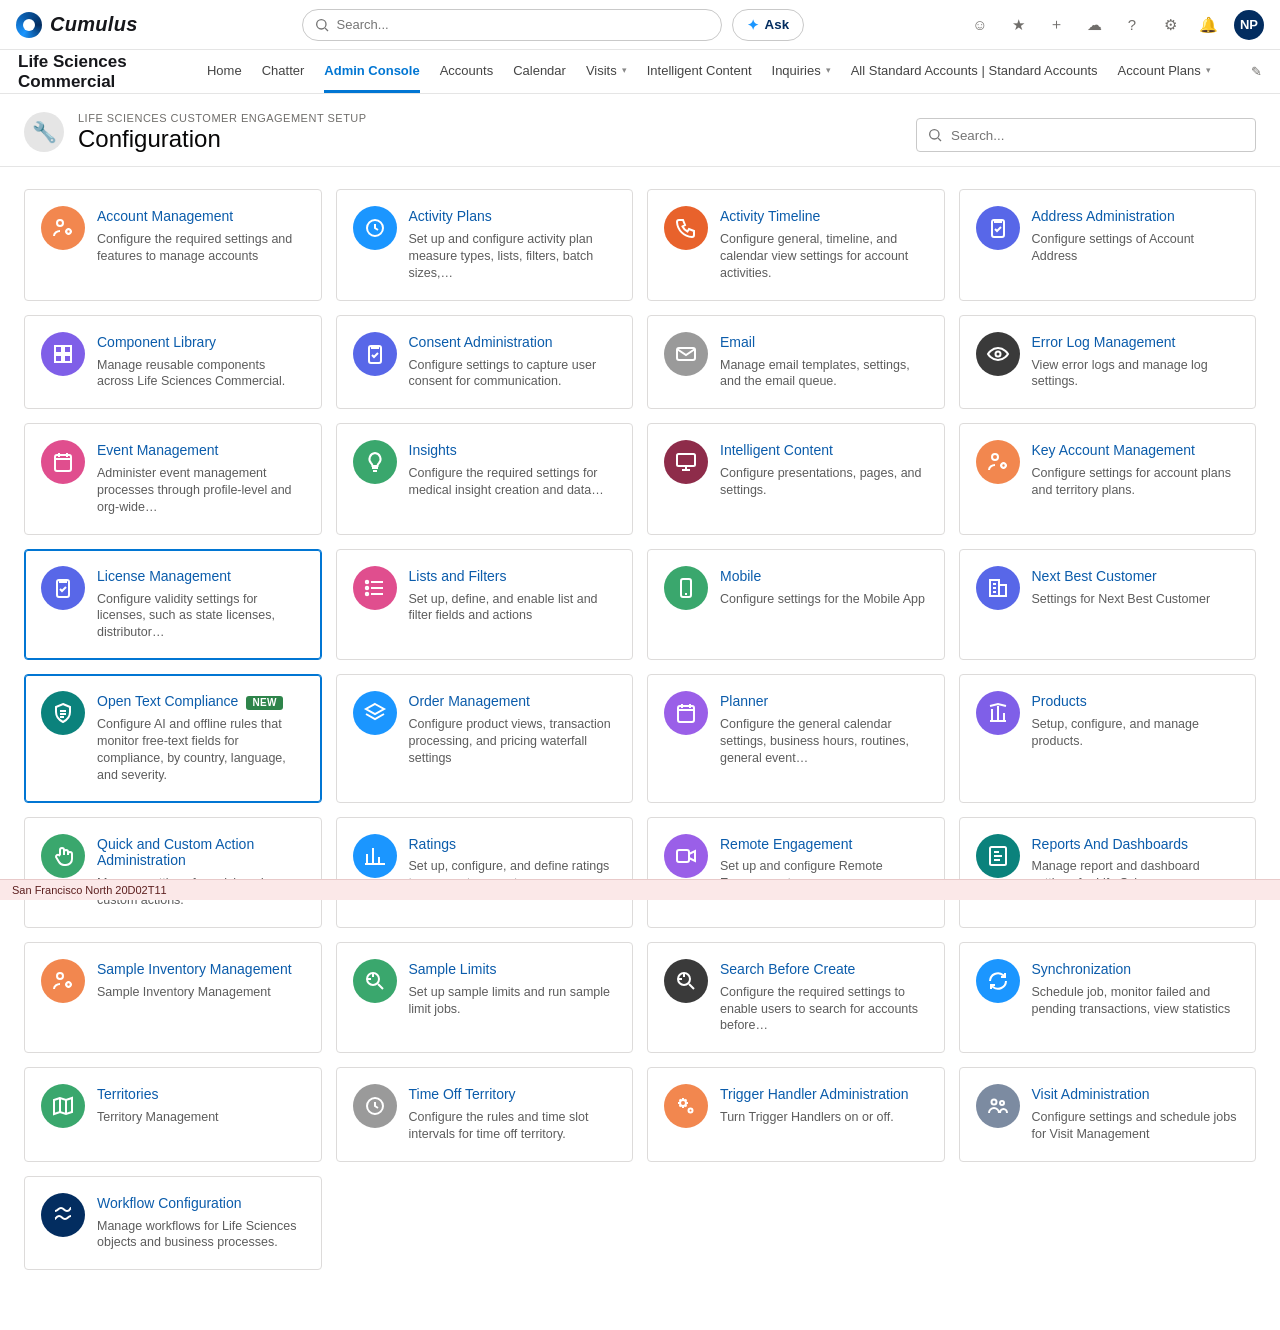
<file: index.html>
<!DOCTYPE html>
<html lang="en">
<head>
<meta charset="UTF-8" />
<meta http-equiv="refresh" content="0; url=admin-console.html" />
<title>Open Text Compliance — Prototype</title>
</head>
<body>
<p>Redirecting to the <a href="admin-console.html">Open Text Compliance prototype</a>…</p>
</body>
</html>
</file>
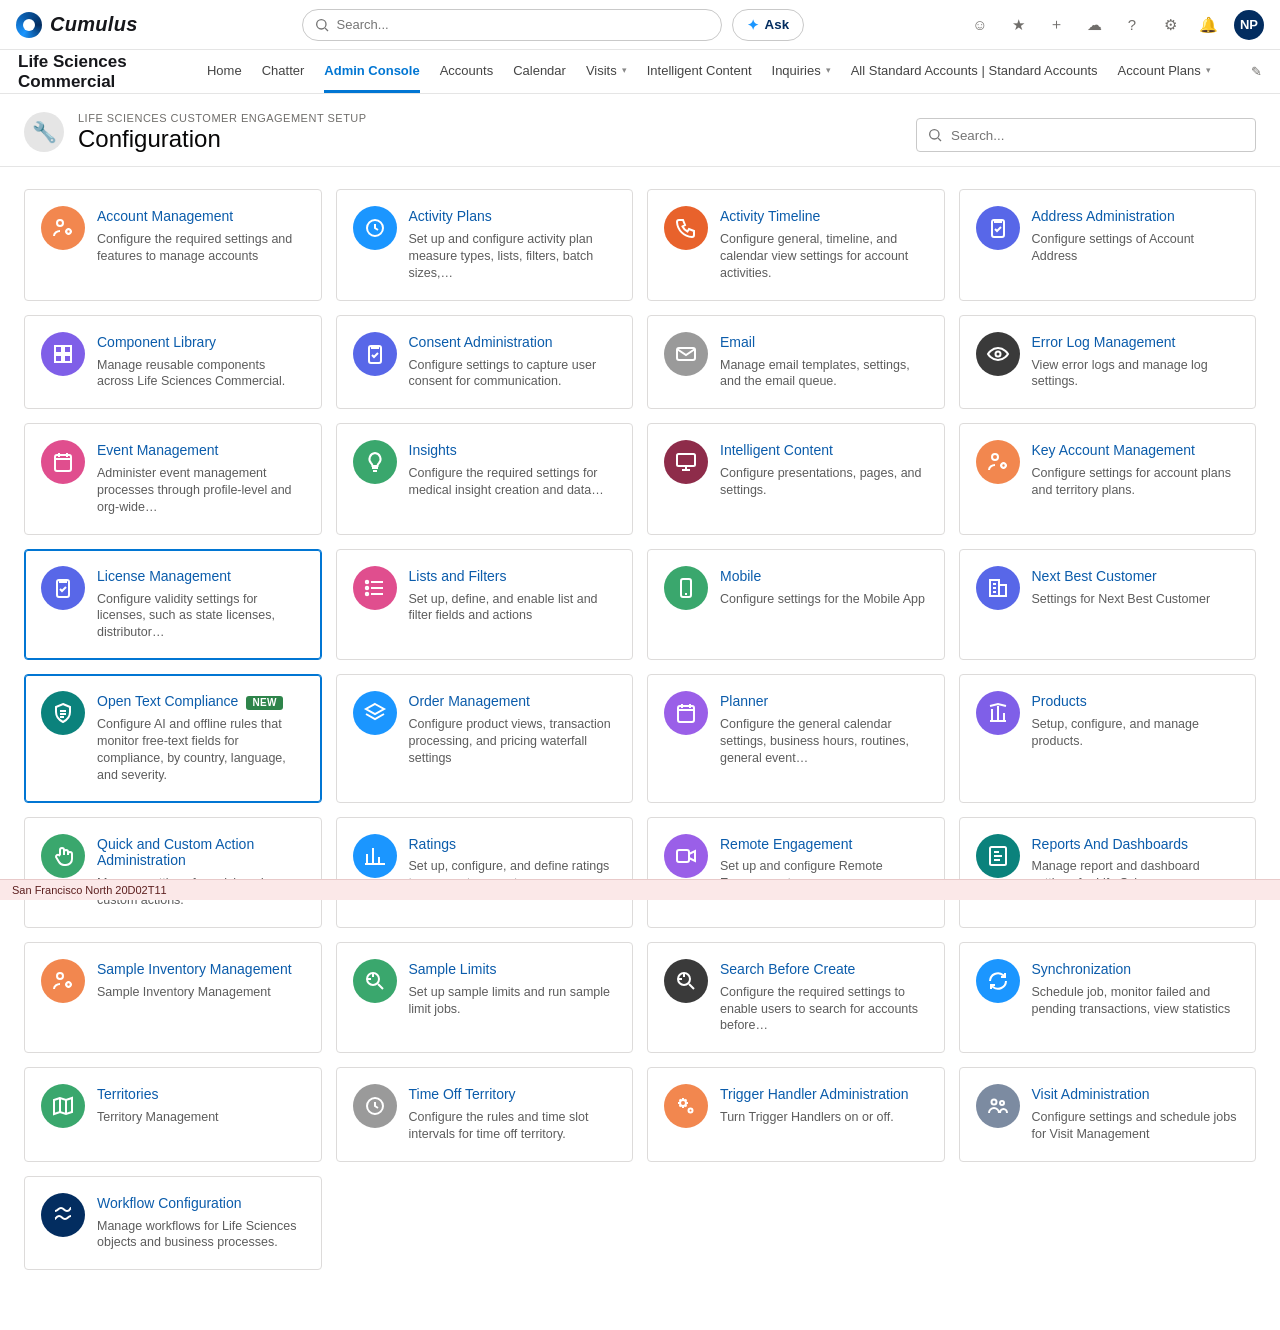
<file: admin-console.html>
<!DOCTYPE html>
<html lang="en">
<head>
<meta charset="UTF-8" />
<meta name="viewport" content="width=device-width, initial-scale=1.0" />
<title>LSC Admin Console — Configuration</title>
<style>
  :root {
    --slds-blue: #0176d3;
    --slds-link: #0b5cab;
    --text: #181818;
    --text-weak: #444;
    --text-muted: #5c5c5c;
    --border: #e5e5e5;
    --card-border: #dddbda;
    --bg: #f3f3f3;
    --nav-active: #0176d3;
  }
  * { box-sizing: border-box; }
  html, body {
    margin: 0;
    padding: 0;
    background: #fff;
    color: var(--text);
    font-family: "Salesforce Sans", -apple-system, BlinkMacSystemFont, "Segoe UI", Roboto, Helvetica, Arial, sans-serif;
    font-size: 13px;
    -webkit-font-smoothing: antialiased;
  }

  /* ---------- Global header ---------- */
  .global-header {
    display: flex;
    align-items: center;
    height: 50px;
    padding: 0 16px;
    border-bottom: 1px solid var(--border);
    gap: 14px;
  }
  .logo {
    display: flex;
    align-items: center;
    gap: 8px;
    font-weight: 700;
    font-size: 20px;
    font-style: italic;
    color: #16171b;
    letter-spacing: .3px;
  }
  .logo .swirl {
    width: 26px; height: 26px; border-radius: 50%;
    background: conic-gradient(from 210deg, #1b96ff, #0b5cab, #032d60, #1b96ff);
    position: relative;
  }
  .logo .swirl::after {
    content: ""; position: absolute; inset: 7px; border-radius: 50%; background: #fff;
  }
  .search-wrap {
    flex: 1;
    display: flex;
    justify-content: center;
    gap: 10px;
    align-items: center;
  }
  .global-search {
    width: 420px; max-width: 44vw;
    height: 32px;
    border: 1px solid #c9c9c9;
    border-radius: 18px;
    padding: 0 14px 0 34px;
    background: #fff url("data:image/svg+xml;utf8,<svg xmlns='http://www.w3.org/2000/svg' width='16' height='16' viewBox='0 0 24 24' fill='none' stroke='%23747474' stroke-width='2'><circle cx='11' cy='11' r='7'/><line x1='21' y1='21' x2='16.65' y2='16.65'/></svg>") no-repeat 11px center;
    font-size: 13px;
  }
  .ask-btn {
    height: 32px; padding: 0 14px;
    border: 1px solid #c9c9c9; border-radius: 18px;
    background: #fff; color: #032d60; font-weight: 600;
    display: inline-flex; align-items: center; gap: 6px; cursor: pointer;
  }
  .ask-btn .spark { color: #1b96ff; font-size: 14px; }
  .header-icons { display: flex; align-items: center; gap: 14px; }
  .header-icons .hicon {
    width: 24px; height: 24px; border-radius: 50%;
    display: inline-flex; align-items: center; justify-content: center;
    color: #706e6b; font-size: 15px;
  }
  .header-icons .avatar {
    width: 30px; height: 30px; border-radius: 50%;
    background: #032d60; color: #fff; display: inline-flex;
    align-items: center; justify-content: center; font-size: 13px; font-weight: 600;
  }

  /* ---------- App nav ---------- */
  .app-nav {
    display: flex; align-items: center; gap: 22px;
    padding: 0 18px; height: 44px;
    border-bottom: 1px solid var(--border);
    box-shadow: 0 2px 2px rgba(0,0,0,0.04);
  }
  .app-name { font-weight: 700; font-size: 17px; color: #16171b; margin-right: 8px; }
  .nav-tabs { display: flex; align-items: center; gap: 20px; height: 100%; overflow: hidden; }
  .nav-tab {
    height: 100%; display: inline-flex; align-items: center; gap: 5px;
    font-size: 13px; color: #444; white-space: nowrap; cursor: pointer;
    border-bottom: 3px solid transparent;
  }
  .nav-tab.active { color: var(--nav-active); font-weight: 600; border-bottom-color: var(--nav-active); }
  .nav-tab .caret { font-size: 9px; color: #888; }
  .nav-edit { margin-left: auto; color: #706e6b; }

  /* ---------- Setup header ---------- */
  .setup-header {
    display: flex; align-items: flex-start; gap: 14px;
    padding: 18px 24px 14px;
    background: #fff;
  }
  .setup-wrench {
    width: 40px; height: 40px; border-radius: 50%;
    background: #e5e5e5; color: #706e6b;
    display: inline-flex; align-items: center; justify-content: center; font-size: 20px;
    flex-shrink: 0;
  }
  .setup-eyebrow { font-size: 11px; letter-spacing: .5px; color: #706e6b; text-transform: uppercase; }
  .setup-title { font-size: 24px; font-weight: 400; color: #080707; line-height: 1.1; margin-top: 2px; }
  .setup-search {
    margin-left: auto; margin-top: 6px;
    width: 340px; height: 34px;
    border: 1px solid #c9c9c9; border-radius: 4px;
    padding: 0 12px 0 34px;
    background: #fff url("data:image/svg+xml;utf8,<svg xmlns='http://www.w3.org/2000/svg' width='16' height='16' viewBox='0 0 24 24' fill='none' stroke='%23747474' stroke-width='2'><circle cx='11' cy='11' r='7'/><line x1='21' y1='21' x2='16.65' y2='16.65'/></svg>") no-repeat 10px center;
  }
  .divider { height: 1px; background: var(--border); margin: 0 0 0 0; }

  /* ---------- Tile grid ---------- */
  .grid-wrap { background: #fff; padding: 22px 24px 60px; }
  .tile-grid {
    display: grid;
    grid-template-columns: repeat(5, 1fr);
    gap: 14px;
  }
  .tile {
    display: flex; gap: 12px;
    background: #fff;
    border: 1px solid var(--card-border);
    border-radius: 4px;
    padding: 16px 16px 18px;
    min-height: 92px;
    text-decoration: none;
    transition: box-shadow .12s ease, border-color .12s ease;
  }
  .tile:hover { box-shadow: 0 2px 8px rgba(0,0,0,0.12); }
  .tile.selected { border: 1px solid var(--slds-blue); box-shadow: 0 0 0 1px var(--slds-blue) inset; }
  .tile-ic {
    width: 44px; height: 44px; border-radius: 50%;
    flex-shrink: 0;
    display: inline-flex; align-items: center; justify-content: center;
    color: #fff;
  }
  .tile-ic svg { width: 24px; height: 24px; stroke: #fff; fill: none; stroke-width: 2; }
  .tile-body { min-width: 0; }
  .tile-title {
    color: var(--slds-link);
    font-size: 14px; font-weight: 400; line-height: 1.2;
    margin: 2px 0 6px;
  }
  .tile:hover .tile-title { text-decoration: underline; }
  .tile-desc { color: var(--text-muted); font-size: 12.5px; line-height: 1.35; }

  /* New tile treatment */
  .tile.is-new { cursor: pointer; }
  .badge-new {
    display: inline-block; vertical-align: middle;
    font-size: 10px; font-weight: 700; letter-spacing: .4px;
    color: #fff; background: #2e844a;
    border-radius: 3px; padding: 1px 6px; margin-left: 8px;
    text-transform: uppercase;
  }

  /* footer strip */
  .env-strip {
    position: fixed; bottom: 0; left: 0; right: 0;
    background: #fbe8e8; color: #5c1f1f; font-size: 11px;
    padding: 4px 12px; border-top: 1px solid #e8c9c9;
  }

  @media (max-width: 1400px) { .tile-grid { grid-template-columns: repeat(4, 1fr); } }
  @media (max-width: 1100px) { .tile-grid { grid-template-columns: repeat(3, 1fr); } }
</style>
</head>
<body>

  <!-- ============ GLOBAL HEADER ============ -->
  <header class="global-header">
    <div class="logo"><span class="swirl"></span>Cumulus</div>
    <div class="search-wrap">
      <input class="global-search" placeholder="Search..." />
      <button class="ask-btn"><span class="spark">✦</span> Ask</button>
    </div>
    <div class="header-icons">
      <span class="hicon" title="Assistant">☺</span>
      <span class="hicon" title="Favorites">★</span>
      <span class="hicon" title="Add">＋</span>
      <span class="hicon" title="Cloud">☁</span>
      <span class="hicon" title="Help">?</span>
      <span class="hicon" title="Setup">⚙</span>
      <span class="hicon" title="Notifications">🔔</span>
      <span class="avatar">NP</span>
    </div>
  </header>

  <!-- ============ APP NAV ============ -->
  <nav class="app-nav">
    <span class="app-name">Life Sciences Commercial</span>
    <div class="nav-tabs">
      <span class="nav-tab">Home</span>
      <span class="nav-tab">Chatter</span>
      <span class="nav-tab active">Admin Console</span>
      <span class="nav-tab">Accounts</span>
      <span class="nav-tab">Calendar</span>
      <span class="nav-tab">Visits <span class="caret">▾</span></span>
      <span class="nav-tab">Intelligent Content</span>
      <span class="nav-tab">Inquiries <span class="caret">▾</span></span>
      <span class="nav-tab">All Standard Accounts | Standard Accounts</span>
      <span class="nav-tab">Account Plans <span class="caret">▾</span></span>
      <span class="nav-tab">Goal Definitions <span class="caret">▾</span></span>
      <span class="nav-tab">Territory Business Plans <span class="caret">▾</span></span>
      <span class="nav-tab">More <span class="caret">▾</span></span>
    </div>
    <span class="nav-edit">✎</span>
  </nav>

  <!-- ============ SETUP HEADER ============ -->
  <div class="setup-header">
    <div class="setup-wrench">🔧</div>
    <div>
      <div class="setup-eyebrow">Life Sciences Customer Engagement Setup</div>
      <div class="setup-title">Configuration</div>
    </div>
    <input class="setup-search" placeholder="Search..." />
  </div>
  <div class="divider"></div>

  <!-- ============ TILE GRID ============ -->
  <div class="grid-wrap">
    <div class="tile-grid" id="tileGrid"></div>
  </div>

  <div class="env-strip">San Francisco North 20D02T11</div>

<script>
// ---- SVG glyph library (simple line icons) ----
const G = {
  personGear: '<svg viewBox="0 0 24 24"><circle cx="9" cy="7" r="3"/><path d="M3 20c0-3 3-5 6-5"/><circle cx="17.5" cy="15.5" r="2.2"/><path d="M17.5 12v1.3M17.5 17.7V19M21 15.5h-1.3M15.3 15.5H14"/></svg>',
  clock: '<svg viewBox="0 0 24 24"><circle cx="12" cy="12" r="8"/><path d="M12 8v4l3 2"/></svg>',
  phone: '<svg viewBox="0 0 24 24"><path d="M5 4h4l2 5-2.5 1.5a11 11 0 005 5L15 13l5 2v4a2 2 0 01-2 2A16 16 0 013 6a2 2 0 012-2z"/></svg>',
  clipboardCheck: '<svg viewBox="0 0 24 24"><rect x="6" y="4" width="12" height="17" rx="2"/><path d="M9 4h6v2H9z"/><path d="M9 13l2 2 4-4"/></svg>',
  grid: '<svg viewBox="0 0 24 24"><rect x="4" y="4" width="7" height="7"/><rect x="13" y="4" width="7" height="7"/><rect x="4" y="13" width="7" height="7"/><rect x="13" y="13" width="7" height="7"/></svg>',
  envelope: '<svg viewBox="0 0 24 24"><rect x="3" y="6" width="18" height="12" rx="2"/><path d="M3 7l9 6 9-6"/></svg>',
  eye: '<svg viewBox="0 0 24 24"><path d="M2 12s3.5-6 10-6 10 6 10 6-3.5 6-10 6-10-6-10-6z"/><circle cx="12" cy="12" r="2.5"/></svg>',
  calendar: '<svg viewBox="0 0 24 24"><rect x="4" y="5" width="16" height="16" rx="2"/><path d="M4 9h16M8 3v4M16 3v4"/></svg>',
  bulb: '<svg viewBox="0 0 24 24"><path d="M9 18h6M10 21h4M12 3a6 6 0 00-4 10c1 1 1.5 2 1.5 3h5c0-1 .5-2 1.5-3a6 6 0 00-4-10z"/></svg>',
  monitor: '<svg viewBox="0 0 24 24"><rect x="3" y="4" width="18" height="12" rx="1.5"/><path d="M8 20h8M12 16v4"/></svg>',
  list: '<svg viewBox="0 0 24 24"><path d="M8 6h12M8 12h12M8 18h12"/><circle cx="4" cy="6" r="1.2"/><circle cx="4" cy="12" r="1.2"/><circle cx="4" cy="18" r="1.2"/></svg>',
  mobile: '<svg viewBox="0 0 24 24"><rect x="7" y="3" width="10" height="18" rx="2"/><path d="M11 18h2"/></svg>',
  building: '<svg viewBox="0 0 24 24"><rect x="4" y="4" width="9" height="16"/><path d="M13 9h7v11h-7M7 8h3M7 12h3M7 16h3"/></svg>',
  layers: '<svg viewBox="0 0 24 24"><path d="M12 3l9 5-9 5-9-5 9-5z"/><path d="M3 13l9 5 9-5"/></svg>',
  columns: '<svg viewBox="0 0 24 24"><path d="M4 20h16M6 20V8M12 20V5M18 20v-8M4 5l8-2 8 2"/></svg>',
  handTap: '<svg viewBox="0 0 24 24"><path d="M9 11V6a2 2 0 014 0v5m0-3a2 2 0 014 0v3m0-1a2 2 0 014 0v5a6 6 0 01-6 6h-2a6 6 0 01-5-3l-3-5a2 2 0 013-2l1 1"/></svg>',
  chart: '<svg viewBox="0 0 24 24"><path d="M4 20V10M10 20V4M16 20v-7M22 20H2"/></svg>',
  video: '<svg viewBox="0 0 24 24"><rect x="3" y="6" width="12" height="12" rx="2"/><path d="M15 10l6-3v10l-6-3"/></svg>',
  report: '<svg viewBox="0 0 24 24"><rect x="4" y="3" width="16" height="18" rx="1.5"/><path d="M8 8h5M8 12h8M8 16h6"/></svg>',
  magnifier: '<svg viewBox="0 0 24 24"><circle cx="10" cy="10" r="6"/><path d="M20 20l-5-5M10 4v4M4 10h4"/></svg>',
  sync: '<svg viewBox="0 0 24 24"><path d="M4 12a8 8 0 0113-6l2 2M20 12a8 8 0 01-13 6l-2-2"/><path d="M19 4v4h-4M5 20v-4h4"/></svg>',
  map: '<svg viewBox="0 0 24 24"><path d="M9 4L3 6v14l6-2 6 2 6-2V4l-6 2-6-2z"/><path d="M9 4v14M15 6v14"/></svg>',
  gears: '<svg viewBox="0 0 24 24"><circle cx="9" cy="9" r="3"/><path d="M9 4v1.5M9 12.5V14M14 9h-1.5M5.5 9H4M12.5 5.5l-1 1M6.5 11.5l-1 1M12.5 12.5l-1-1M6.5 6.5l-1-1"/><circle cx="16.5" cy="16.5" r="2"/></svg>',
  people: '<svg viewBox="0 0 24 24"><circle cx="8" cy="8" r="2.5"/><circle cx="16" cy="9" r="2"/><path d="M3 19c0-3 2.5-5 5-5s5 2 5 5M14 19c0-2 1.5-4 3.5-4S21 17 21 19"/></svg>',
  flow: '<svg viewBox="0 0 24 24"><path d="M4 8c3 0 3-3 6-3s3 3 6 3 3-3 4-3M4 16c1 0 1-3 4-3s3 3 6 3 3-3 6-3"/></svg>',
  shieldText: '<svg viewBox="0 0 24 24"><path d="M12 3l7 3v5c0 5-3 8-7 10-4-2-7-5-7-10V6l7-3z"/><path d="M9 10h6M9 13h6M9 16h4"/></svg>'
};

// ---- Tiles (alphabetical, matching the console) ----
const tiles = [
  ['Account Management','Configure the required settings and features to manage accounts','#f2874f','personGear'],
  ['Activity Plans','Set up and configure activity plan measure types, lists, filters, batch sizes,…','#1b96ff','clock'],
  ['Activity Timeline','Configure general, timeline, and calendar view settings for account activities.','#e8622c','phone'],
  ['Address Administration','Configure settings of Account Address','#5867e8','clipboardCheck'],
  ['Component Library','Manage reusable components across Life Sciences Commercial.','#7f5fe8','grid'],
  ['Consent Administration','Configure settings to capture user consent for communication.','#5867e8','clipboardCheck'],
  ['Email','Manage email templates, settings, and the email queue.','#9a9a9a','envelope'],
  ['Error Log Management','View error logs and manage log settings.','#3a3a3a','eye'],
  ['Event Management','Administer event management processes through profile-level and org-wide…','#e04e8e','calendar'],
  ['Insights','Configure the required settings for medical insight creation and data…','#3aa76d','bulb'],
  ['Intelligent Content','Configure presentations, pages, and settings.','#8e2c4a','monitor'],
  ['Key Account Management','Configure settings for account plans and territory plans.','#f2874f','personGear'],
  ['License Management','Configure validity settings for licenses, such as state licenses, distributor…','#5867e8','clipboardCheck', 'selected'],
  ['Lists and Filters','Set up, define, and enable list and filter fields and actions','#e04e8e','list'],
  ['Mobile','Configure settings for the Mobile App','#3aa76d','mobile'],
  ['Next Best Customer','Settings for Next Best Customer','#5867e8','building'],
  // ---- NEW TILE (inserted in alphabetical order) ----
  ['Open Text Compliance','Configure AI and offline rules that monitor free-text fields for compliance, by country, language, and severity.','#0b827c','shieldText','new'],
  ['Order Management','Configure product views, transaction processing, and pricing waterfall settings','#1b96ff','layers'],
  ['Planner','Configure the general calendar settings, business hours, routines, general event…','#9a5fe8','calendar'],
  ['Products','Setup, configure, and manage products.','#7f5fe8','columns'],
  ['Quick and Custom Action Administration','Manage settings for quick and custom actions.','#3aa76d','handTap'],
  ['Ratings','Set up, configure, and define ratings to segment accounts.','#1b96ff','chart'],
  ['Remote Engagement','Set up and configure Remote Engagement.','#9a5fe8','video'],
  ['Reports And Dashboards','Manage report and dashboard settings for Life Sciences.','#0b827c','report'],
  ['Sample Inventory Management','Sample Inventory Management','#f2874f','personGear'],
  ['Sample Limits','Set up sample limits and run sample limit jobs.','#3aa76d','magnifier'],
  ['Search Before Create','Configure the required settings to enable users to search for accounts before…','#3a3a3a','magnifier'],
  ['Synchronization','Schedule job, monitor failed and pending transactions, view statistics','#1b96ff','sync'],
  ['Territories','Territory Management','#3aa76d','map'],
  ['Time Off Territory','Configure the rules and time slot intervals for time off territory.','#9a9a9a','clock'],
  ['Trigger Handler Administration','Turn Trigger Handlers on or off.','#f2874f','gears'],
  ['Visit Administration','Configure settings and schedule jobs for Visit Management','#7c8ba1','people'],
  ['Workflow Configuration','Manage workflows for Life Sciences objects and business processes.','#032d60','flow']
];

const grid = document.getElementById('tileGrid');
tiles.forEach(([title, desc, color, glyph, flag]) => {
  const isNew = flag === 'new';
  const el = document.createElement(isNew ? 'a' : 'div');
  el.className = 'tile' + (flag === 'selected' ? ' selected' : '') + (isNew ? ' is-new selected' : '');
  if (isNew) { el.href = 'compliance-settings.html'; el.setAttribute('role', 'link'); }
  el.innerHTML =
    '<span class="tile-ic" style="background:' + color + '">' + G[glyph] + '</span>' +
    '<div class="tile-body">' +
      '<div class="tile-title">' + title + (isNew ? '<span class="badge-new">New</span>' : '') + '</div>' +
      '<div class="tile-desc">' + desc + '</div>' +
    '</div>';
  grid.appendChild(el);
});
</script>
</body>
</html>
</file>
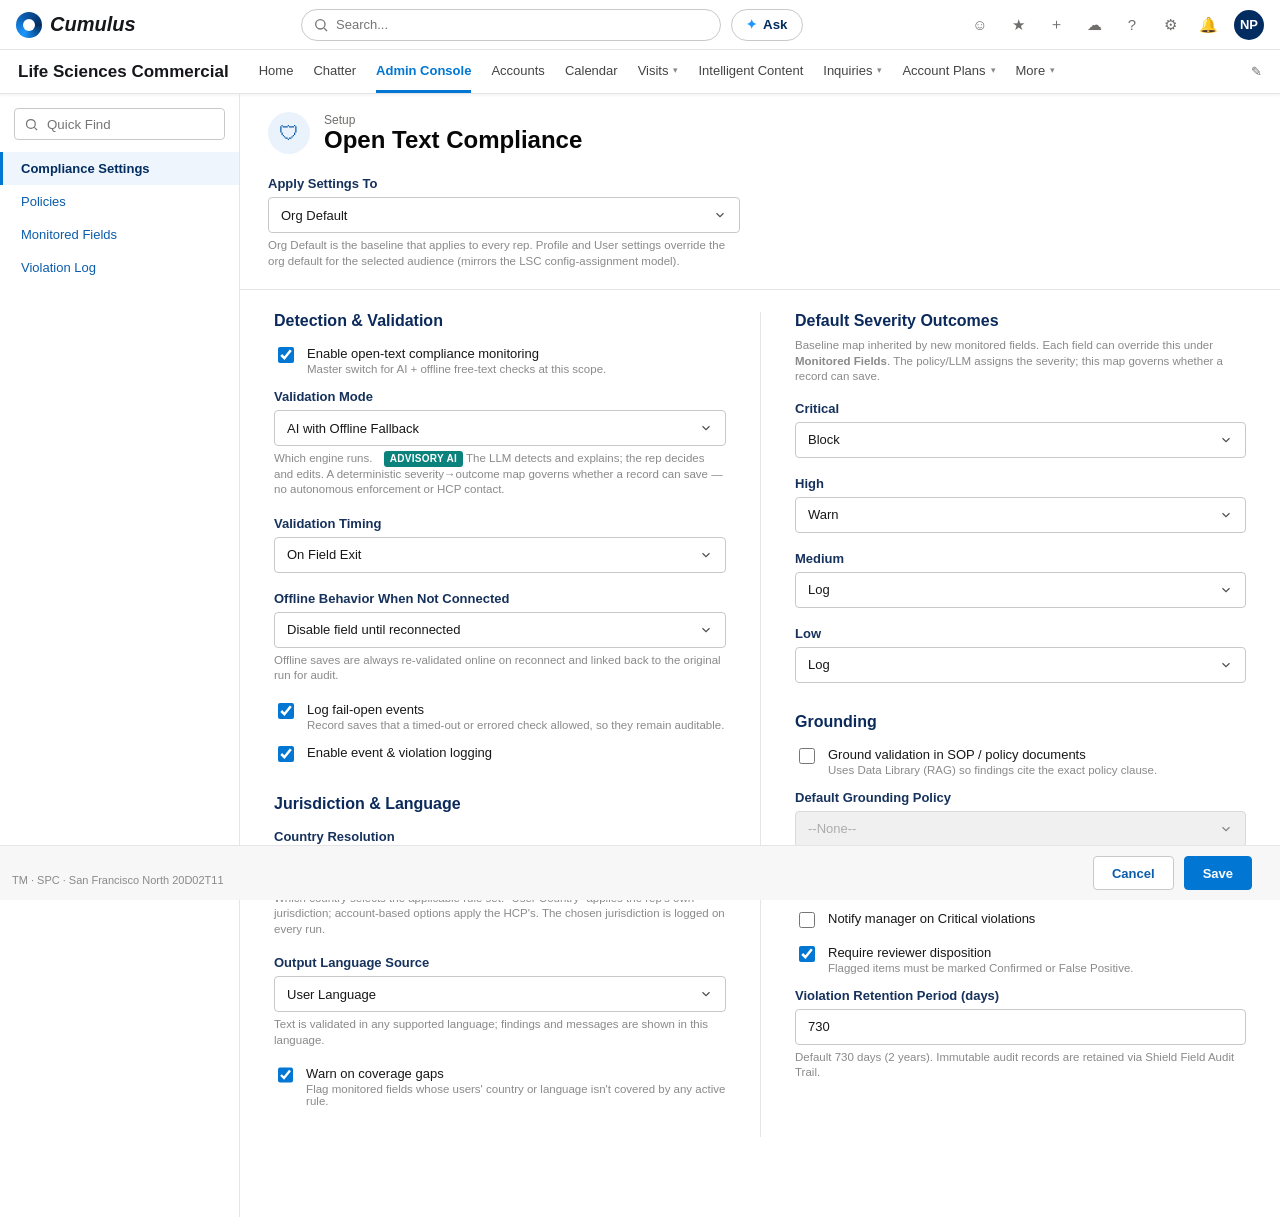
<file: compliance-settings.html>
<!DOCTYPE html>
<html lang="en">
<head>
<meta charset="UTF-8" />
<meta name="viewport" content="width=device-width, initial-scale=1.0" />
<title>Open Text Compliance — Setup</title>
<style>
  :root{
    --slds-blue:#0176d3; --slds-link:#0b5cab; --navy:#0b2a5b; --label:#16325c;
    --text:#181818; --muted:#5c5c5c; --border:#e5e5e5; --field-border:#c9c9c9;
    --rail-active:#eef5fd;
  }
  *{box-sizing:border-box;}
  html,body{margin:0;padding:0;background:#fff;color:var(--text);
    font-family:"Salesforce Sans",-apple-system,BlinkMacSystemFont,"Segoe UI",Roboto,Helvetica,Arial,sans-serif;font-size:13px;-webkit-font-smoothing:antialiased;}
  a{color:inherit;text-decoration:none;}

  /* ---- global header ---- */
  .global-header{display:flex;align-items:center;height:50px;padding:0 16px;border-bottom:1px solid var(--border);gap:14px;}
  .logo{display:flex;align-items:center;gap:8px;font-weight:700;font-size:20px;font-style:italic;color:#16171b;}
  .logo .swirl{width:26px;height:26px;border-radius:50%;background:conic-gradient(from 210deg,#1b96ff,#0b5cab,#032d60,#1b96ff);position:relative;}
  .logo .swirl::after{content:"";position:absolute;inset:7px;border-radius:50%;background:#fff;}
  .search-wrap{flex:1;display:flex;justify-content:center;gap:10px;align-items:center;}
  .global-search{width:420px;max-width:44vw;height:32px;border:1px solid var(--field-border);border-radius:18px;padding:0 14px 0 34px;background:#fff url("data:image/svg+xml;utf8,<svg xmlns='http://www.w3.org/2000/svg' width='16' height='16' viewBox='0 0 24 24' fill='none' stroke='%23747474' stroke-width='2'><circle cx='11' cy='11' r='7'/><line x1='21' y1='21' x2='16.65' y2='16.65'/></svg>") no-repeat 11px center;font-size:13px;}
  .ask-btn{height:32px;padding:0 14px;border:1px solid var(--field-border);border-radius:18px;background:#fff;color:#032d60;font-weight:600;display:inline-flex;align-items:center;gap:6px;cursor:pointer;}
  .ask-btn .spark{color:#1b96ff;}
  .header-icons{display:flex;align-items:center;gap:14px;}
  .header-icons .hicon{width:24px;height:24px;display:inline-flex;align-items:center;justify-content:center;color:#706e6b;font-size:15px;}
  .header-icons .avatar{width:30px;height:30px;border-radius:50%;background:#032d60;color:#fff;display:inline-flex;align-items:center;justify-content:center;font-weight:600;}

  /* ---- app nav ---- */
  .app-nav{display:flex;align-items:center;gap:22px;padding:0 18px;height:44px;border-bottom:1px solid var(--border);box-shadow:0 2px 2px rgba(0,0,0,.04);}
  .app-name{font-weight:700;font-size:17px;color:#16171b;margin-right:8px;}
  .nav-tabs{display:flex;align-items:center;gap:20px;height:100%;overflow:hidden;}
  .nav-tab{height:100%;display:inline-flex;align-items:center;gap:5px;font-size:13px;color:#444;white-space:nowrap;cursor:pointer;border-bottom:3px solid transparent;}
  .nav-tab.active{color:var(--slds-blue);font-weight:600;border-bottom-color:var(--slds-blue);}
  .nav-tab .caret{font-size:9px;color:#888;}
  .nav-edit{margin-left:auto;color:#706e6b;}

  /* ---- body layout ---- */
  .shell{display:flex;min-height:calc(100vh - 94px);}
  .rail{width:240px;flex-shrink:0;border-right:1px solid var(--border);padding:14px 0;}
  .rail-search{margin:0 14px 12px;}
  .rail-search input{width:100%;height:32px;border:1px solid var(--field-border);border-radius:4px;padding:0 10px 0 32px;background:#fff url("data:image/svg+xml;utf8,<svg xmlns='http://www.w3.org/2000/svg' width='15' height='15' viewBox='0 0 24 24' fill='none' stroke='%23747474' stroke-width='2'><circle cx='11' cy='11' r='7'/><line x1='21' y1='21' x2='16.65' y2='16.65'/></svg>") no-repeat 9px center;}
  .rail-item{display:block;padding:9px 18px;font-size:13px;color:var(--slds-link);cursor:pointer;border-left:3px solid transparent;}
  .rail-item:hover{background:#fafafa;}
  .rail-item.active{background:var(--rail-active);color:#032d60;font-weight:600;border-left-color:var(--slds-blue);}
  .rail-item .soon{color:#8a8a8a;font-weight:400;font-size:11px;}

  .content{flex:1;min-width:0;padding:0 0 80px;}
  .setup-header{display:flex;align-items:center;gap:14px;padding:18px 28px 14px;}
  .setup-ic{width:42px;height:42px;border-radius:50%;background:#eaf2fb;color:#0b5cab;display:inline-flex;align-items:center;justify-content:center;font-size:20px;}
  .setup-eyebrow{font-size:12px;color:#706e6b;}
  .setup-title{font-size:24px;font-weight:600;color:#080707;line-height:1.05;}

  .apply-bar{display:grid;grid-template-columns:1fr 1fr;gap:40px;padding:8px 28px 20px;border-bottom:1px solid var(--border);}
  .field label,.section .fld > label{display:block;font-weight:700;color:var(--label);margin-bottom:6px;font-size:13px;}
  .selectbox,.textbox{width:100%;height:36px;border:1px solid var(--field-border);border-radius:4px;padding:0 12px;font-size:13px;background:#fff;color:#181818;appearance:none;}
  select.selectbox{background:#fff url("data:image/svg+xml;utf8,<svg xmlns='http://www.w3.org/2000/svg' width='14' height='14' viewBox='0 0 24 24' fill='none' stroke='%23514f4d' stroke-width='2'><polyline points='6 9 12 15 18 9'/></svg>") no-repeat right 12px center;padding-right:34px;cursor:pointer;}
  select.selectbox:disabled,.textbox:disabled{background-color:#ecebea;color:#8a8a8a;cursor:not-allowed;}
  .hint{color:#8a8a8a;font-size:11.5px;margin-top:5px;line-height:1.35;}
  .hidden{display:none !important;}

  .columns{display:grid;grid-template-columns:1fr 1fr;gap:0;padding:22px 0 0;}
  .col{padding:0 34px;}
  .col + .col{border-left:1px solid var(--border);}
  .section{margin-bottom:30px;}
  .section h3{font-size:16px;font-weight:700;color:var(--navy);margin:0 0 16px;}
  .fld{margin-bottom:18px;}
  .check{display:flex;align-items:flex-start;gap:10px;margin-bottom:14px;}
  .check input{width:16px;height:16px;margin-top:1px;accent-color:var(--slds-blue);}
  .check .clabel{font-size:13px;color:#181818;}
  .check .csub{display:block;color:#8a8a8a;font-size:11.5px;margin-top:2px;}
  .pill{display:inline-block;font-size:10px;font-weight:700;letter-spacing:.3px;text-transform:uppercase;color:#fff;background:#5867e8;border-radius:3px;padding:1px 6px;margin-left:8px;vertical-align:middle;}
  .pill.adv{background:#0b827c;}

  /* action bar */
  .actionbar{position:fixed;bottom:0;left:0;right:0;display:flex;justify-content:flex-end;gap:10px;background:#f7f7f7;border-top:1px solid var(--border);padding:10px 28px;}
  .btn{height:34px;padding:0 18px;border-radius:4px;font-size:13px;font-weight:600;cursor:pointer;border:1px solid var(--field-border);background:#fff;color:#0b5cab;}
  .btn.primary{background:var(--slds-blue);border-color:var(--slds-blue);color:#fff;}
  .env-note{position:fixed;bottom:0;left:0;font-size:11px;color:#8a8a8a;padding:14px 12px;}

  @media(max-width:1150px){.columns{grid-template-columns:1fr;}.col+.col{border-left:none;border-top:1px solid var(--border);padding-top:22px;}.apply-bar{grid-template-columns:1fr;gap:18px;}}
</style>
</head>
<body>

  <!-- global header -->
  <header class="global-header">
    <div class="logo"><span class="swirl"></span>Cumulus</div>
    <div class="search-wrap"><input class="global-search" placeholder="Search..." /><button class="ask-btn"><span class="spark">✦</span> Ask</button></div>
    <div class="header-icons"><span class="hicon">☺</span><span class="hicon">★</span><span class="hicon">＋</span><span class="hicon">☁</span><span class="hicon">?</span><span class="hicon">⚙</span><span class="hicon">🔔</span><span class="avatar">NP</span></div>
  </header>

  <!-- app nav -->
  <nav class="app-nav">
    <span class="app-name">Life Sciences Commercial</span>
    <div class="nav-tabs">
      <span class="nav-tab">Home</span><span class="nav-tab">Chatter</span>
      <a class="nav-tab active" href="admin-console.html">Admin Console</a>
      <span class="nav-tab">Accounts</span><span class="nav-tab">Calendar</span>
      <span class="nav-tab">Visits <span class="caret">▾</span></span>
      <span class="nav-tab">Intelligent Content</span>
      <span class="nav-tab">Inquiries <span class="caret">▾</span></span>
      <span class="nav-tab">Account Plans <span class="caret">▾</span></span>
      <span class="nav-tab">More <span class="caret">▾</span></span>
    </div>
    <span class="nav-edit">✎</span>
  </nav>

  <div class="shell">
    <!-- left rail -->
    <aside class="rail">
      <div class="rail-search"><input placeholder="Quick Find" /></div>
      <a class="rail-item active" href="compliance-settings.html">Compliance Settings</a>
      <a class="rail-item" href="policies.html">Policies</a>
      <a class="rail-item" href="monitored-fields.html">Monitored Fields</a>
      <a class="rail-item" href="violation-log.html">Violation Log</a>
    </aside>

    <!-- content -->
    <main class="content">
      <div class="setup-header">
        <span class="setup-ic">🛡</span>
        <div><div class="setup-eyebrow">Setup</div><div class="setup-title">Open Text Compliance</div></div>
      </div>

      <!-- Apply Settings To -->
      <div class="apply-bar">
        <div class="field">
          <label for="applyTo">Apply Settings To</label>
          <select class="selectbox" id="applyTo" onchange="onApplyChange()">
            <option value="org">Org Default</option>
            <option value="profile">Profile</option>
            <option value="user">User</option>
          </select>
          <div class="hint">Org Default is the baseline that applies to every rep. Profile and User settings override the org default for the selected audience (mirrors the LSC config-assignment model).</div>
        </div>
        <div class="field hidden" id="targetWrap">
          <label id="targetLabel" for="targetSel">Select Profile</label>
          <select class="selectbox" id="targetSel">
            <option>Select an Option</option>
            <option>LS Field Sales — US</option>
            <option>LS Field Sales — EU</option>
            <option>LS Medical (MSL)</option>
            <option>Compliance Reviewer</option>
          </select>
        </div>
      </div>

      <!-- two-column form -->
      <div class="columns">

        <!-- LEFT COLUMN -->
        <div class="col">
          <div class="section">
            <h3>Detection &amp; Validation</h3>

            <div class="check">
              <input type="checkbox" id="enable" checked onchange="syncEnable()" />
              <span class="clabel">Enable open-text compliance monitoring
                <span class="csub">Master switch for AI + offline free-text checks at this scope.</span></span>
            </div>

            <div class="fld">
              <label for="mode">Validation Mode</label>
              <select class="selectbox" id="mode">
                <option>AI with Offline Fallback</option>
                <option>AI Only</option>
                <option>Offline Only</option>
              </select>
              <div class="hint">Which engine runs. <span class="pill adv">Advisory AI</span> The LLM detects and explains; the rep decides and edits. A deterministic severity→outcome map governs whether a record can save — no autonomous enforcement or HCP contact.</div>
            </div>

            <div class="fld">
              <label for="timing">Validation Timing</label>
              <select class="selectbox" id="timing">
                <option>On Field Exit</option>
                <option>On Save / Submit</option>
              </select>
            </div>

            <div class="fld">
              <label for="offline">Offline Behavior When Not Connected</label>
              <select class="selectbox" id="offline">
                <option>Disable field until reconnected</option>
                <option>Enable with on-device rules</option>
              </select>
              <div class="hint">Offline saves are always re-validated online on reconnect and linked back to the original run for audit.</div>
            </div>

            <div class="check">
              <input type="checkbox" id="logFailOpen" checked />
              <span class="clabel">Log fail-open events
                <span class="csub">Record saves that a timed-out or errored check allowed, so they remain auditable.</span></span>
            </div>
            <div class="check">
              <input type="checkbox" id="logging" checked />
              <span class="clabel">Enable event &amp; violation logging</span>
            </div>
          </div>

          <div class="section">
            <h3>Jurisdiction &amp; Language</h3>

            <div class="fld">
              <label for="countryRes">Country Resolution</label>
              <select class="selectbox" id="countryRes">
                <option>Account then User (default)</option>
                <option>User then Account</option>
                <option>Account Country</option>
                <option>User Country</option>
              </select>
              <div class="hint">Which country selects the applicable rule set. "User Country" applies the rep's own jurisdiction; account-based options apply the HCP's. The chosen jurisdiction is logged on every run.</div>
            </div>

            <div class="fld">
              <label for="langSrc">Output Language Source</label>
              <select class="selectbox" id="langSrc">
                <option>User Language</option>
                <option>Account Language</option>
              </select>
              <div class="hint">Text is validated in any supported language; findings and messages are shown in this language.</div>
            </div>

            <div class="check">
              <input type="checkbox" id="coverageWarn" checked />
              <span class="clabel">Warn on coverage gaps
                <span class="csub">Flag monitored fields whose users' country or language isn't covered by any active rule.</span></span>
            </div>
          </div>
        </div>

        <!-- RIGHT COLUMN -->
        <div class="col">
          <div class="section">
            <h3>Default Severity Outcomes</h3>
            <div class="hint" style="margin:-8px 0 16px;">Baseline map inherited by new monitored fields. Each field can override this under <strong>Monitored Fields</strong>. The policy/LLM assigns the severity; this map governs whether a record can save.</div>

            <div class="fld">
              <label for="sevCritical">Critical</label>
              <select class="selectbox sev" id="sevCritical"><option>Block</option><option>Warn</option><option>Log</option><option>Allow</option></select>
            </div>
            <div class="fld">
              <label for="sevHigh">High</label>
              <select class="selectbox sev" id="sevHigh"><option>Warn</option><option>Block</option><option>Log</option><option>Allow</option></select>
            </div>
            <div class="fld">
              <label for="sevMedium">Medium</label>
              <select class="selectbox sev" id="sevMedium"><option>Log</option><option>Warn</option><option>Block</option><option>Allow</option></select>
            </div>
            <div class="fld">
              <label for="sevLow">Low</label>
              <select class="selectbox sev" id="sevLow"><option>Log</option><option>Allow</option><option>Warn</option></select>
            </div>
          </div>

          <div class="section">
            <h3>Grounding</h3>
            <div class="check">
              <input type="checkbox" id="ground" onchange="toggleDisable('ground','groundPolicy')" />
              <span class="clabel">Ground validation in SOP / policy documents
                <span class="csub">Uses Data Library (RAG) so findings cite the exact policy clause.</span></span>
            </div>
            <div class="fld">
              <label for="groundPolicy">Default Grounding Policy</label>
              <select class="selectbox" id="groundPolicy" disabled><option>--None--</option><option>Global Promotional Compliance SOP</option><option>US Off-Label Policy</option><option>EU Pharmacovigilance SOP</option></select>
            </div>
          </div>

          <div class="section">
            <h3>Review &amp; Notifications</h3>
            <div class="check">
              <input type="checkbox" id="notifyMgr" />
              <span class="clabel">Notify manager on Critical violations</span>
            </div>
            <div class="check">
              <input type="checkbox" id="reviewerReq" checked />
              <span class="clabel">Require reviewer disposition
                <span class="csub">Flagged items must be marked Confirmed or False Positive.</span></span>
            </div>
            <div class="fld">
              <label for="retention">Violation Retention Period (days)</label>
              <input class="textbox" id="retention" value="730" />
              <div class="hint">Default 730 days (2 years). Immutable audit records are retained via Shield Field Audit Trail.</div>
            </div>
          </div>
        </div>
      </div>
    </main>
  </div>

  <div class="actionbar">
    <button class="btn" onclick="location.href='admin-console.html'">Cancel</button>
    <button class="btn primary" onclick="alert('Prototype — settings would be saved for the selected scope.')">Save</button>
  </div>
  <div class="env-note">TM · SPC · San Francisco North 20D02T11</div>

<script>
  function onApplyChange(){
    const v = document.getElementById('applyTo').value;
    const wrap = document.getElementById('targetWrap');
    const lbl = document.getElementById('targetLabel');
    if(v === 'org'){ wrap.classList.add('hidden'); }
    else {
      wrap.classList.remove('hidden');
      lbl.textContent = (v === 'profile') ? 'Select Profile' : 'Select User';
    }
  }
  function toggleDisable(checkId, targetId){
    document.getElementById(targetId).disabled = !document.getElementById(checkId).checked;
  }
  // master enable dims dependent controls
  function syncEnable(){
    const on = document.getElementById('enable').checked;
    document.querySelectorAll('#mode,#timing,#offline,#countryRes,#langSrc,#retention,.sev')
      .forEach(el => el.disabled = !on);
    document.querySelectorAll('#logFailOpen,#logging,#coverageWarn,#notifyMgr,#reviewerReq,#ground')
      .forEach(el => el.disabled = !on);
    if(on){ toggleDisable('ground','groundPolicy'); } else { document.getElementById('groundPolicy').disabled = true; }
  }
</script>
</body>
</html>
</file>
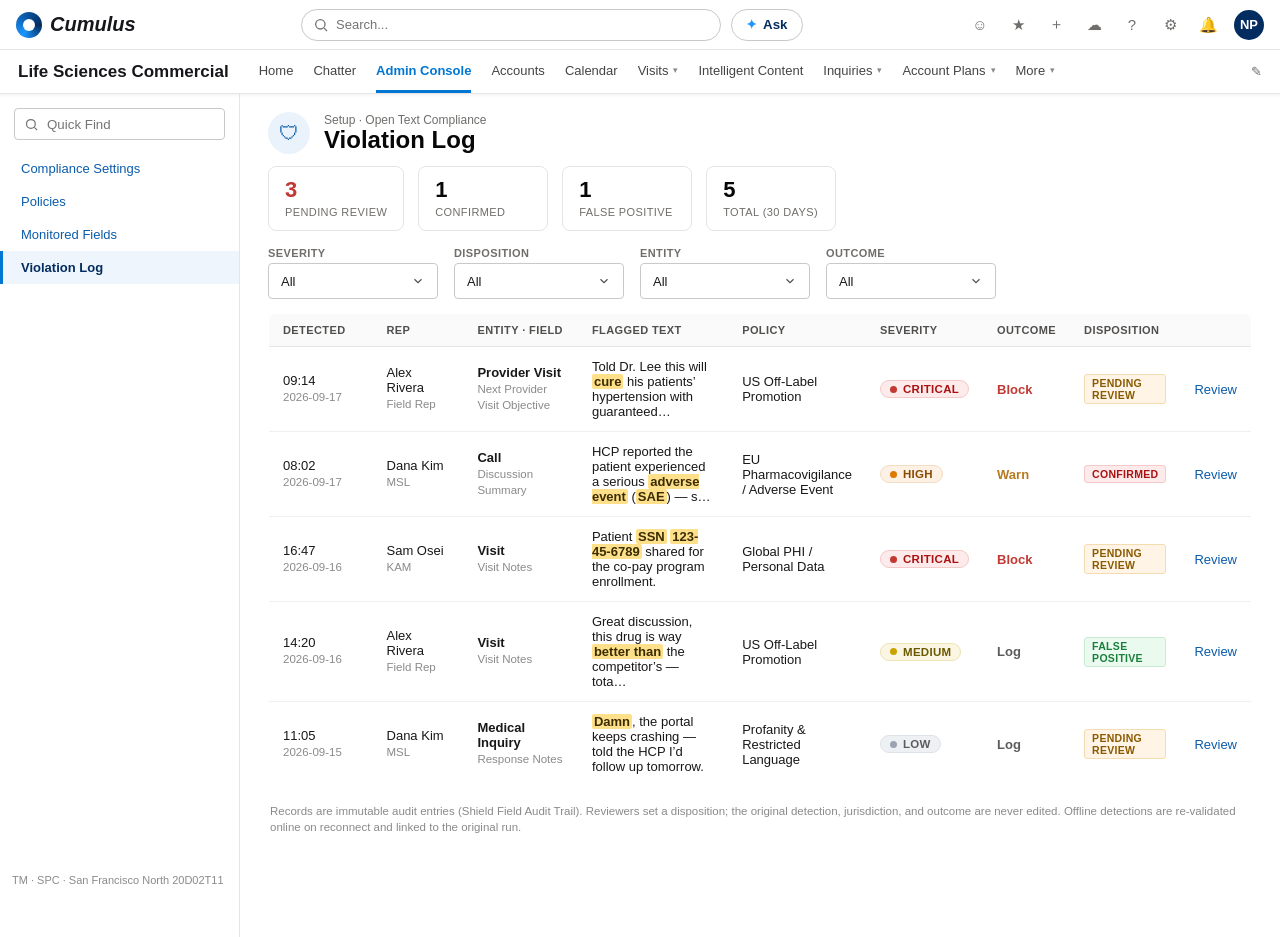
<file: violation-log.html>
<!DOCTYPE html>
<html lang="en">
<head>
<meta charset="UTF-8" />
<meta name="viewport" content="width=device-width, initial-scale=1.0" />
<title>Open Text Compliance — Violation Log</title>
<link rel="stylesheet" href="_shared.css" />
<style>
  /* --- violation-log specific --- */
  .filters{display:flex;gap:16px;align-items:flex-end;padding:0 28px 14px;flex-wrap:wrap;}
  .filters .field{min-width:170px;}
  .filters .field label{font-size:11px;text-transform:uppercase;letter-spacing:.4px;color:#706e6b;margin-bottom:4px;}
  .filters .spacer{flex:1;}

  /* severity pill */
  .sev{display:inline-flex;align-items:center;gap:6px;font-size:11.5px;font-weight:700;border-radius:12px;padding:2px 9px;text-transform:uppercase;letter-spacing:.3px;}
  .sev .sdot{width:7px;height:7px;border-radius:50%;}
  .sev-critical{background:#fdeaea;color:#a11;border:1px solid #f3c9c9;} .sev-critical .sdot{background:#c23934;}
  .sev-high{background:#fdf0e4;color:#8a4b00;border:1px solid #f2ddc2;} .sev-high .sdot{background:#dd7a01;}
  .sev-medium{background:#fbf6e3;color:#6b5900;border:1px solid #eee2b0;} .sev-medium .sdot{background:#caa300;}
  .sev-low{background:#eef1f4;color:#5c5c5c;border:1px solid #dde3e8;} .sev-low .sdot{background:#9aa5b1;}

  /* disposition badge */
  .disp{display:inline-block;font-size:10.5px;font-weight:700;letter-spacing:.3px;text-transform:uppercase;border-radius:3px;padding:2px 7px;}
  .disp-pending{background:#fff4e5;color:#8a5a00;border:1px solid #f3dcb0;}
  .disp-confirmed{background:#fdeaea;color:#a11;border:1px solid #f3c9c9;}
  .disp-false{background:#eafaef;color:#1a7f3c;border:1px solid #c6ebd2;}

  .snippet{color:#181818;}
  .snippet mark{background:#ffe08a;color:#3a2c00;padding:0 2px;border-radius:2px;font-weight:600;}

  /* KPI strip */
  .kpis{display:flex;gap:14px;padding:4px 28px 16px;flex-wrap:wrap;}
  .kpi{border:1px solid var(--border);border-radius:8px;padding:12px 16px;min-width:130px;background:#fff;}
  .kpi .n{font-size:22px;font-weight:700;color:#080707;line-height:1;}
  .kpi .l{font-size:11px;color:#706e6b;text-transform:uppercase;letter-spacing:.4px;margin-top:5px;}
  .kpi.crit .n{color:#c23934;}

  /* detail modal */
  .dgrid{display:grid;grid-template-columns:130px 1fr;gap:10px 16px;font-size:12.5px;}
  .dgrid .k{color:#706e6b;font-weight:600;}
  .dgrid .v{color:#181818;}
  .detail-block{border:1px solid var(--border);border-radius:6px;padding:14px 16px;margin-top:16px;}
  .detail-block h4{margin:0 0 8px;font-size:12px;text-transform:uppercase;letter-spacing:.4px;color:#514f4d;}
  .quote{background:#fafafa;border-left:3px solid #dd7a01;padding:10px 12px;border-radius:0 4px 4px 0;font-size:13px;line-height:1.5;}
  .clause{background:#f4f8ff;border:1px solid #d6e2f5;border-radius:6px;padding:10px 12px;font-size:12.5px;color:#183a7a;}
  .clause .src{display:block;color:#5c6b8a;font-size:11px;margin-top:6px;}
  .rationale{font-size:12.5px;color:#181818;line-height:1.55;}
  .disp-actions{display:flex;gap:10px;flex-wrap:wrap;margin-top:12px;}
  .btn.danger{background:#c23934;border-color:#c23934;color:#fff;}
  .btn.good{background:#2e844a;border-color:#2e844a;color:#fff;}
  .ro-note{font-size:11px;color:#8a8a8a;margin-top:10px;}
  .runline{display:inline-flex;gap:6px;align-items:center;color:#5c5c5c;font-size:12px;}
  .runline .tag{font-size:10px;font-weight:700;text-transform:uppercase;letter-spacing:.3px;border-radius:3px;padding:1px 6px;border:1px solid #dde3e8;color:#5c6b8a;background:#f4f6f8;}
</style>
</head>
<body>

  <!-- global header -->
  <header class="global-header">
    <div class="logo"><span class="swirl"></span>Cumulus</div>
    <div class="search-wrap"><input class="global-search" placeholder="Search..." /><button class="ask-btn"><span class="spark">✦</span> Ask</button></div>
    <div class="header-icons"><span class="hicon">☺</span><span class="hicon">★</span><span class="hicon">＋</span><span class="hicon">☁</span><span class="hicon">?</span><span class="hicon">⚙</span><span class="hicon">🔔</span><span class="avatar">NP</span></div>
  </header>

  <!-- app nav -->
  <nav class="app-nav">
    <span class="app-name">Life Sciences Commercial</span>
    <div class="nav-tabs">
      <span class="nav-tab">Home</span><span class="nav-tab">Chatter</span>
      <a class="nav-tab active" href="admin-console.html">Admin Console</a>
      <span class="nav-tab">Accounts</span><span class="nav-tab">Calendar</span>
      <span class="nav-tab">Visits <span class="caret">▾</span></span>
      <span class="nav-tab">Intelligent Content</span>
      <span class="nav-tab">Inquiries <span class="caret">▾</span></span>
      <span class="nav-tab">Account Plans <span class="caret">▾</span></span>
      <span class="nav-tab">More <span class="caret">▾</span></span>
    </div>
    <span class="nav-edit">✎</span>
  </nav>

  <div class="shell">
    <aside class="rail">
      <div class="rail-search"><input placeholder="Quick Find" /></div>
      <a class="rail-item" href="compliance-settings.html">Compliance Settings</a>
      <a class="rail-item" href="policies.html">Policies</a>
      <a class="rail-item" href="monitored-fields.html">Monitored Fields</a>
      <a class="rail-item active" href="violation-log.html">Violation Log</a>
    </aside>

    <main class="content">
      <div class="setup-header">
        <span class="setup-ic">🛡</span>
        <div><div class="setup-eyebrow">Setup · Open Text Compliance</div><div class="setup-title">Violation Log</div></div>
      </div>

      <!-- KPI strip -->
      <div class="kpis">
        <div class="kpi crit"><div class="n" id="kpiPending">0</div><div class="l">Pending Review</div></div>
        <div class="kpi"><div class="n" id="kpiConfirmed">0</div><div class="l">Confirmed</div></div>
        <div class="kpi"><div class="n" id="kpiFalse">0</div><div class="l">False Positive</div></div>
        <div class="kpi"><div class="n" id="kpiTotal">0</div><div class="l">Total (30 days)</div></div>
      </div>

      <!-- filters -->
      <div class="filters">
        <div class="field"><label>Severity</label>
          <select class="selectbox" id="fSev" onchange="render()">
            <option value="">All</option><option>Critical</option><option>High</option><option>Medium</option><option>Low</option>
          </select></div>
        <div class="field"><label>Disposition</label>
          <select class="selectbox" id="fDisp" onchange="render()">
            <option value="">All</option><option value="pending">Pending Review</option><option value="confirmed">Confirmed</option><option value="false">False Positive</option>
          </select></div>
        <div class="field"><label>Entity</label>
          <select class="selectbox" id="fEntity" onchange="render()">
            <option value="">All</option><option>Visit</option><option>Provider Visit</option><option>Call</option><option>Account</option><option>Medical Inquiry</option>
          </select></div>
        <div class="field"><label>Outcome</label>
          <select class="selectbox" id="fOutcome" onchange="render()">
            <option value="">All</option><option>Block</option><option>Warn</option><option>Log</option><option>Allow</option>
          </select></div>
      </div>

      <div class="tbl-wrap">
        <table class="tbl">
          <thead>
            <tr>
              <th style="width:12%">Detected</th>
              <th style="width:12%">Rep</th>
              <th style="width:15%">Entity · Field</th>
              <th style="width:20%">Flagged Text</th>
              <th>Policy</th>
              <th>Severity</th>
              <th>Outcome</th>
              <th>Disposition</th>
              <th style="width:56px"></th>
            </tr>
          </thead>
          <tbody id="rows"></tbody>
        </table>
        <div class="hint" id="empty" style="padding:14px 2px;display:none;">No violations match the current filters.</div>
        <div class="hint" style="padding:12px 2px;">Records are immutable audit entries (Shield Field Audit Trail). Reviewers set a disposition; the original detection, jurisdiction, and outcome are never edited. Offline detections are re-validated online on reconnect and linked to the original run.</div>
      </div>
    </main>
  </div>

  <div class="env-note">TM · SPC · San Francisco North 20D02T11</div>

  <!-- ============ DETAIL MODAL ============ -->
  <div class="overlay hidden" id="overlay">
    <div class="modal">
      <header><span id="mTitle">Violation Detail</span> <span class="close" onclick="closeModal()">✕</span></header>
      <div class="mbody" id="mbody"></div>
      <footer>
        <button class="btn" onclick="closeModal()">Close</button>
      </footer>
    </div>
  </div>

<script>
  // ---- seed violation events ----
  // disp: 'pending' | 'confirmed' | 'false'
  const events = [
    {
      id:'CVE-10241', when:'2026-09-17 09:14', rep:'Alex Rivera', profile:'Field Rep',
      entity:'Provider Visit', field:'Next Provider Visit Objective',
      text:'Told Dr. Lee this will cure his patients’ hypertension with guaranteed results, even off-label.',
      hit:['cure','guaranteed results','off-label'],
      policy:'US Off-Label Promotion', prompt:'OpenText_Compliance_US_OffLabel',
      severity:'Critical', outcome:'Block', mode:'AI Online',
      country:'United States', lang:'English (en_US)', resolvedBy:'Account (HCP)',
      rationale:'Statement promotes an unapproved (off-label) use and makes an unsubstantiated efficacy guarantee ("cure", "guaranteed results"), both prohibited under promotional-claims policy.',
      clause:'Promotional materials must not claim or imply a cure, nor guarantee results, nor reference unapproved uses of a product.',
      clauseSrc:'US Off-Label Policy SOP §3.2 — us-off-label-sop.pdf',
      disp:'pending', reviewer:'', note:''
    },
    {
      id:'CVE-10238', when:'2026-09-17 08:02', rep:'Dana Kim', profile:'MSL',
      entity:'Call', field:'Discussion Summary',
      text:'HCP reported the patient experienced a serious adverse event (SAE) — severe rash — after the second dose.',
      hit:['adverse event','SAE'],
      policy:'EU Pharmacovigilance / Adverse Event', prompt:'OpenText_Compliance_EU_PV',
      severity:'High', outcome:'Warn', mode:'AI Online',
      country:'Germany', lang:'German (de_DE)', resolvedBy:'User (rep)',
      rationale:'Text describes a suspected serious adverse event. Pharmacovigilance policy requires this be routed to safety reporting; the rep is warned to file an AE report.',
      clause:'Any suspected adverse event mentioned in free text must be reported to Pharmacovigilance within 24 hours.',
      clauseSrc:'EU Pharmacovigilance SOP §5.1 — eu-pv-sop.pdf',
      disp:'confirmed', reviewer:'Priya Nair', note:'Valid AE — safety case opened (PV-2291).'
    },
    {
      id:'CVE-10231', when:'2026-09-16 16:47', rep:'Sam Osei', profile:'KAM',
      entity:'Visit', field:'Visit Notes',
      text:'Patient SSN 123-45-6789 shared for the co-pay program enrollment.',
      hit:['SSN','123-45-6789'],
      policy:'Global PHI / Personal Data', prompt:'OpenText_Compliance_PHI',
      severity:'Critical', outcome:'Block', mode:'Offline → re-validated Online',
      country:'United States', lang:'English (en_US)', resolvedBy:'Account (HCP)',
      rationale:'Free text contains a Social Security Number, a direct personal identifier. Storing PHI/PII in visit notes violates data-handling policy.',
      clause:'Personal identifiers (SSN, MRN, DOB) must never be entered into free-text engagement notes.',
      clauseSrc:'PHI / Personal Data Guidance §2 — phi-guidance.txt',
      disp:'pending', reviewer:'', note:''
    },
    {
      id:'CVE-10225', when:'2026-09-16 14:20', rep:'Alex Rivera', profile:'Field Rep',
      entity:'Visit', field:'Visit Notes',
      text:'Great discussion, this drug is way better than the competitor’s — total game changer.',
      hit:['better than'],
      policy:'US Off-Label Promotion', prompt:'OpenText_Compliance_US_OffLabel',
      severity:'Medium', outcome:'Log', mode:'AI Online',
      country:'United States', lang:'English (en_US)', resolvedBy:'Account (HCP)',
      rationale:'Comparative superiority claim without cited head-to-head evidence. Flagged as medium for review; logged rather than blocked.',
      clause:'Comparative claims require substantiation from adequate and well-controlled head-to-head studies.',
      clauseSrc:'US Off-Label Policy SOP §4.1 — us-off-label-sop.pdf',
      disp:'false', reviewer:'Priya Nair', note:'Casual internal note, no promotional intent — dismissed.'
    },
    {
      id:'CVE-10219', when:'2026-09-15 11:05', rep:'Dana Kim', profile:'MSL',
      entity:'Medical Inquiry', field:'Response Notes',
      text:'Damn, the portal keeps crashing — told the HCP I’d follow up tomorrow.',
      hit:['Damn'],
      policy:'Profanity & Restricted Language', prompt:'OpenText_Compliance_Generic',
      severity:'Low', outcome:'Log', mode:'Offline (on-device rules)',
      country:'', lang:'', resolvedBy:'Universal policy',
      rationale:'Contains restricted/profane language in a customer-facing note. Low severity; logged for awareness.',
      clause:'Customer-facing notes should remain professional and free of profanity.',
      clauseSrc:'Restricted Language Guidance — (no grounding doc; keyword rule)',
      disp:'pending', reviewer:'', note:''
    },
  ];

  function esc(s){return (s||'').replace(/&/g,'&amp;').replace(/</g,'&lt;');}
  function sevPill(s){ return `<span class="sev sev-${s.toLowerCase()}"><span class="sdot"></span>${s}</span>`; }
  function oc(v){ return `<span class="oc-${v.toLowerCase()}">${v}</span>`; }
  function dispBadge(d){
    if(d==='confirmed') return '<span class="disp disp-confirmed">Confirmed</span>';
    if(d==='false') return '<span class="disp disp-false">False Positive</span>';
    return '<span class="disp disp-pending">Pending Review</span>';
  }
  // highlight the matched terms inside the flagged text
  function highlight(text, hits){
    let out = esc(text);
    (hits||[]).forEach(h=>{
      const safe = esc(h).replace(/[.*+?^${}()|[\]\\]/g,'\\$&');
      out = out.replace(new RegExp(safe,'gi'), m=>`<mark>${m}</mark>`);
    });
    return out;
  }
  function truncate(s,n){ return s.length>n ? esc(s.slice(0,n))+'…' : esc(s); }

  function render(){
    const fSev=document.getElementById('fSev').value;
    const fDisp=document.getElementById('fDisp').value;
    const fEntity=document.getElementById('fEntity').value;
    const fOutcome=document.getElementById('fOutcome').value;

    const filtered = events.filter(e=>
      (!fSev || e.severity===fSev) &&
      (!fDisp || e.disp===fDisp) &&
      (!fEntity || e.entity===fEntity) &&
      (!fOutcome || e.outcome===fOutcome)
    );

    document.getElementById('rows').innerHTML = filtered.map(e=>{
      const idx = events.indexOf(e);
      return `<tr>
        <td><div>${esc(e.when.split(' ')[1])}</div><div class="hint" style="margin:2px 0 0;">${esc(e.when.split(' ')[0])}</div></td>
        <td><div>${esc(e.rep)}</div><div class="hint" style="margin:2px 0 0;">${esc(e.profile)}</div></td>
        <td><strong>${esc(e.entity)}</strong><div class="hint" style="margin:2px 0 0;">${esc(e.field)}</div></td>
        <td><span class="snippet">${highlight(truncate(e.text,70), e.hit)}</span></td>
        <td>${esc(e.policy)}</td>
        <td>${sevPill(e.severity)}</td>
        <td>${oc(e.outcome)}</td>
        <td>${dispBadge(e.disp)}</td>
        <td><a class="rec" href="#" onclick="openDetail(${idx});return false;">Review</a></td>
      </tr>`;
    }).join('');

    document.getElementById('empty').style.display = filtered.length ? 'none' : 'block';

    // KPIs (computed over full set, not filtered)
    document.getElementById('kpiPending').textContent   = events.filter(e=>e.disp==='pending').length;
    document.getElementById('kpiConfirmed').textContent = events.filter(e=>e.disp==='confirmed').length;
    document.getElementById('kpiFalse').textContent     = events.filter(e=>e.disp==='false').length;
    document.getElementById('kpiTotal').textContent     = events.length;
  }
  render();

  // ---- detail / disposition ----
  let openIndex = null;
  function openDetail(i){
    openIndex = i;
    const e = events[i];
    const jur = (e.country || e.lang)
      ? `${esc(e.country||'All countries')} · ${esc(e.lang||'All languages')}`
      : '<span class="badge universal">Universal</span>';
    document.getElementById('mTitle').textContent = `Violation ${e.id}`;
    document.getElementById('mbody').innerHTML = `
      <div class="dgrid">
        <span class="k">Detected</span><span class="v">${esc(e.when)}</span>
        <span class="k">Rep</span><span class="v">${esc(e.rep)} · ${esc(e.profile)}</span>
        <span class="k">Record</span><span class="v"><strong>${esc(e.entity)}</strong> · ${esc(e.field)}</span>
        <span class="k">Policy</span><span class="v">${esc(e.policy)}</span>
        <span class="k">Severity → Outcome</span><span class="v">${sevPill(e.severity)} &nbsp;→&nbsp; ${oc(e.outcome)}</span>
        <span class="k">Jurisdiction</span><span class="v">${jur}<div class="hint" style="margin:3px 0 0;">Resolved by: ${esc(e.resolvedBy)}</div></span>
        <span class="k">Run</span><span class="v"><span class="runline"><span class="tag">${esc(e.mode)}</span> Prompt: ${esc(e.prompt)}</span></span>
      </div>

      <div class="detail-block">
        <h4>Flagged Text</h4>
        <div class="quote">${highlight(e.text, e.hit)}</div>
        <div class="hint" style="margin-top:8px;">Matched terms: ${e.hit.map(h=>`<span class="chip"><span class="kty">term</span>${esc(h)}</span>`).join(' ')}</div>
      </div>

      <div class="detail-block">
        <h4>Why it was flagged <span class="badge adv">Advisory AI</span></h4>
        <p class="rationale">${esc(e.rationale)}</p>
        <div class="clause">“${esc(e.clause)}”<span class="src">Grounding: ${esc(e.clauseSrc)}</span></div>
      </div>

      <div class="detail-block">
        <h4>Reviewer Disposition</h4>
        <div>Current: ${dispBadge(e.disp)} ${e.reviewer ? `<span class="hint">· by ${esc(e.reviewer)}</span>`:''}</div>
        ${e.note ? `<p class="rationale" style="margin:8px 0 0;"><em>“${esc(e.note)}”</em></p>`:''}
        <div class="fld" style="margin-top:12px;">
          <div class="field"><label>Reviewer Note</label>
            <textarea class="textbox" id="d_note" rows="2" placeholder="Add rationale for this disposition…">${esc(e.note)}</textarea></div>
        </div>
        <div class="disp-actions">
          <button class="btn danger" onclick="setDisp('confirmed')">Confirm Violation</button>
          <button class="btn good" onclick="setDisp('false')">Mark False Positive</button>
          <button class="btn" onclick="setDisp('pending')">Reset to Pending</button>
        </div>
        <div class="ro-note">Setting a disposition does not alter the original detection or outcome — it adds a review record to the immutable audit trail.</div>
      </div>
    `;
    document.getElementById('overlay').classList.remove('hidden');
  }
  function closeModal(){ document.getElementById('overlay').classList.add('hidden'); openIndex=null; }

  function setDisp(d){
    if(openIndex===null) return;
    const e = events[openIndex];
    e.disp = d;
    e.reviewer = (d==='pending') ? '' : 'Nilotpal Paul';
    e.note = document.getElementById('d_note').value.trim();
    render();
    closeModal();
  }
</script>
</body>
</html>
</file>
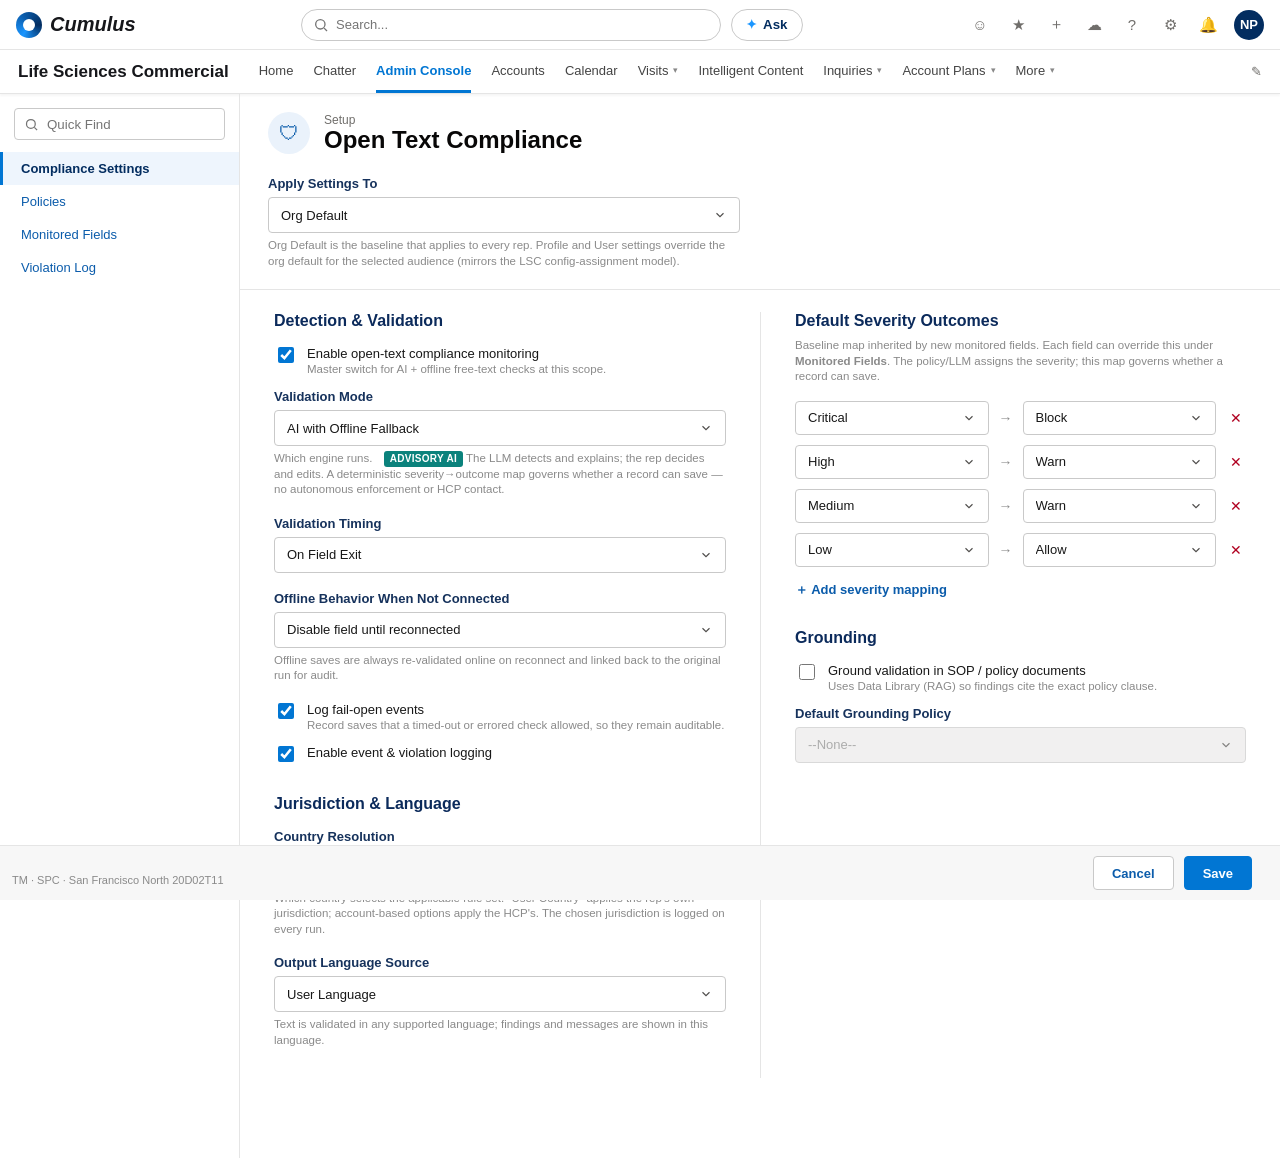
<file: v2/compliance-settings.html>
<!DOCTYPE html>
<html lang="en">
<head>
<meta charset="UTF-8" />
<meta name="viewport" content="width=device-width, initial-scale=1.0" />
<title>Open Text Compliance — Setup</title>
<style>
  :root{
    --slds-blue:#0176d3; --slds-link:#0b5cab; --navy:#0b2a5b; --label:#16325c;
    --text:#181818; --muted:#5c5c5c; --border:#e5e5e5; --field-border:#c9c9c9;
    --rail-active:#eef5fd;
  }
  *{box-sizing:border-box;}
  html,body{margin:0;padding:0;background:#fff;color:var(--text);
    font-family:"Salesforce Sans",-apple-system,BlinkMacSystemFont,"Segoe UI",Roboto,Helvetica,Arial,sans-serif;font-size:13px;-webkit-font-smoothing:antialiased;}
  a{color:inherit;text-decoration:none;}

  /* ---- global header ---- */
  .global-header{display:flex;align-items:center;height:50px;padding:0 16px;border-bottom:1px solid var(--border);gap:14px;}
  .logo{display:flex;align-items:center;gap:8px;font-weight:700;font-size:20px;font-style:italic;color:#16171b;}
  .logo .swirl{width:26px;height:26px;border-radius:50%;background:conic-gradient(from 210deg,#1b96ff,#0b5cab,#032d60,#1b96ff);position:relative;}
  .logo .swirl::after{content:"";position:absolute;inset:7px;border-radius:50%;background:#fff;}
  .search-wrap{flex:1;display:flex;justify-content:center;gap:10px;align-items:center;}
  .global-search{width:420px;max-width:44vw;height:32px;border:1px solid var(--field-border);border-radius:18px;padding:0 14px 0 34px;background:#fff url("data:image/svg+xml;utf8,<svg xmlns='http://www.w3.org/2000/svg' width='16' height='16' viewBox='0 0 24 24' fill='none' stroke='%23747474' stroke-width='2'><circle cx='11' cy='11' r='7'/><line x1='21' y1='21' x2='16.65' y2='16.65'/></svg>") no-repeat 11px center;font-size:13px;}
  .ask-btn{height:32px;padding:0 14px;border:1px solid var(--field-border);border-radius:18px;background:#fff;color:#032d60;font-weight:600;display:inline-flex;align-items:center;gap:6px;cursor:pointer;}
  .ask-btn .spark{color:#1b96ff;}
  .header-icons{display:flex;align-items:center;gap:14px;}
  .header-icons .hicon{width:24px;height:24px;display:inline-flex;align-items:center;justify-content:center;color:#706e6b;font-size:15px;}
  .header-icons .avatar{width:30px;height:30px;border-radius:50%;background:#032d60;color:#fff;display:inline-flex;align-items:center;justify-content:center;font-weight:600;}

  /* ---- app nav ---- */
  .app-nav{display:flex;align-items:center;gap:22px;padding:0 18px;height:44px;border-bottom:1px solid var(--border);box-shadow:0 2px 2px rgba(0,0,0,.04);}
  .app-name{font-weight:700;font-size:17px;color:#16171b;margin-right:8px;}
  .nav-tabs{display:flex;align-items:center;gap:20px;height:100%;overflow:hidden;}
  .nav-tab{height:100%;display:inline-flex;align-items:center;gap:5px;font-size:13px;color:#444;white-space:nowrap;cursor:pointer;border-bottom:3px solid transparent;}
  .nav-tab.active{color:var(--slds-blue);font-weight:600;border-bottom-color:var(--slds-blue);}
  .nav-tab .caret{font-size:9px;color:#888;}
  .nav-edit{margin-left:auto;color:#706e6b;}

  /* ---- body layout ---- */
  .shell{display:flex;min-height:calc(100vh - 94px);}
  .rail{width:240px;flex-shrink:0;border-right:1px solid var(--border);padding:14px 0;}
  .rail-search{margin:0 14px 12px;}
  .rail-search input{width:100%;height:32px;border:1px solid var(--field-border);border-radius:4px;padding:0 10px 0 32px;background:#fff url("data:image/svg+xml;utf8,<svg xmlns='http://www.w3.org/2000/svg' width='15' height='15' viewBox='0 0 24 24' fill='none' stroke='%23747474' stroke-width='2'><circle cx='11' cy='11' r='7'/><line x1='21' y1='21' x2='16.65' y2='16.65'/></svg>") no-repeat 9px center;}
  .rail-item{display:block;padding:9px 18px;font-size:13px;color:var(--slds-link);cursor:pointer;border-left:3px solid transparent;}
  .rail-item:hover{background:#fafafa;}
  .rail-item.active{background:var(--rail-active);color:#032d60;font-weight:600;border-left-color:var(--slds-blue);}
  .rail-item .soon{color:#8a8a8a;font-weight:400;font-size:11px;}

  .content{flex:1;min-width:0;padding:0 0 80px;}
  .setup-header{display:flex;align-items:center;gap:14px;padding:18px 28px 14px;}
  .setup-ic{width:42px;height:42px;border-radius:50%;background:#eaf2fb;color:#0b5cab;display:inline-flex;align-items:center;justify-content:center;font-size:20px;}
  .setup-eyebrow{font-size:12px;color:#706e6b;}
  .setup-title{font-size:24px;font-weight:600;color:#080707;line-height:1.05;}

  .apply-bar{display:grid;grid-template-columns:1fr 1fr;gap:40px;padding:8px 28px 20px;border-bottom:1px solid var(--border);}
  .field label,.section .fld > label{display:block;font-weight:700;color:var(--label);margin-bottom:6px;font-size:13px;}
  .selectbox,.textbox{width:100%;height:36px;border:1px solid var(--field-border);border-radius:4px;padding:0 12px;font-size:13px;background:#fff;color:#181818;appearance:none;}
  select.selectbox{background:#fff url("data:image/svg+xml;utf8,<svg xmlns='http://www.w3.org/2000/svg' width='14' height='14' viewBox='0 0 24 24' fill='none' stroke='%23514f4d' stroke-width='2'><polyline points='6 9 12 15 18 9'/></svg>") no-repeat right 12px center;padding-right:34px;cursor:pointer;}
  select.selectbox:disabled,.textbox:disabled{background-color:#ecebea;color:#8a8a8a;cursor:not-allowed;}
  .hint{color:#8a8a8a;font-size:11.5px;margin-top:5px;line-height:1.35;}
  .hidden{display:none !important;}

  .columns{display:grid;grid-template-columns:1fr 1fr;gap:0;padding:22px 0 0;}
  .col{padding:0 34px;}
  .col + .col{border-left:1px solid var(--border);}
  .section{margin-bottom:30px;}
  .section h3{font-size:16px;font-weight:700;color:var(--navy);margin:0 0 16px;}
  .fld{margin-bottom:18px;}
  .check{display:flex;align-items:flex-start;gap:10px;margin-bottom:14px;}
  .check input{width:16px;height:16px;margin-top:1px;accent-color:var(--slds-blue);}
  .check .clabel{font-size:13px;color:#181818;}
  .check .csub{display:block;color:#8a8a8a;font-size:11.5px;margin-top:2px;}
  .pill{display:inline-block;font-size:10px;font-weight:700;letter-spacing:.3px;text-transform:uppercase;color:#fff;background:#5867e8;border-radius:3px;padding:1px 6px;margin-left:8px;vertical-align:middle;}
  .pill.adv{background:#0b827c;}

  /* severity → outcome mapping builder */
  .sevrow{display:flex;align-items:center;gap:10px;margin-bottom:10px;}
  .sevrow .selectbox{height:34px;flex:1;min-width:0;}
  .sevrow .arrow{color:#8a8a8a;font-size:14px;flex-shrink:0;}
  .sevrow .rowdel{border:none;background:none;color:#b00020;font-size:14px;cursor:pointer;flex-shrink:0;padding:4px;line-height:1;}
  .sevrow .rowdel:hover{color:#7a0016;}
  .sevrow .selectbox:disabled{background-color:#ecebea;color:#8a8a8a;cursor:not-allowed;}
  .addrow{display:inline-block;margin-top:4px;color:var(--slds-link);font-weight:600;cursor:pointer;font-size:13px;}
  .addrow:hover{text-decoration:underline;}

  /* action bar */
  .actionbar{position:fixed;bottom:0;left:0;right:0;display:flex;justify-content:flex-end;gap:10px;background:#f7f7f7;border-top:1px solid var(--border);padding:10px 28px;}
  .btn{height:34px;padding:0 18px;border-radius:4px;font-size:13px;font-weight:600;cursor:pointer;border:1px solid var(--field-border);background:#fff;color:#0b5cab;}
  .btn.primary{background:var(--slds-blue);border-color:var(--slds-blue);color:#fff;}
  .env-note{position:fixed;bottom:0;left:0;font-size:11px;color:#8a8a8a;padding:14px 12px;}

  @media(max-width:1150px){.columns{grid-template-columns:1fr;}.col+.col{border-left:none;border-top:1px solid var(--border);padding-top:22px;}.apply-bar{grid-template-columns:1fr;gap:18px;}}
</style>
</head>
<body>

  <!-- global header -->
  <header class="global-header">
    <div class="logo"><span class="swirl"></span>Cumulus</div>
    <div class="search-wrap"><input class="global-search" placeholder="Search..." /><button class="ask-btn"><span class="spark">✦</span> Ask</button></div>
    <div class="header-icons"><span class="hicon">☺</span><span class="hicon">★</span><span class="hicon">＋</span><span class="hicon">☁</span><span class="hicon">?</span><span class="hicon">⚙</span><span class="hicon">🔔</span><span class="avatar">NP</span></div>
  </header>

  <!-- app nav -->
  <nav class="app-nav">
    <span class="app-name">Life Sciences Commercial</span>
    <div class="nav-tabs">
      <span class="nav-tab">Home</span><span class="nav-tab">Chatter</span>
      <a class="nav-tab active" href="admin-console.html">Admin Console</a>
      <span class="nav-tab">Accounts</span><span class="nav-tab">Calendar</span>
      <span class="nav-tab">Visits <span class="caret">▾</span></span>
      <span class="nav-tab">Intelligent Content</span>
      <span class="nav-tab">Inquiries <span class="caret">▾</span></span>
      <span class="nav-tab">Account Plans <span class="caret">▾</span></span>
      <span class="nav-tab">More <span class="caret">▾</span></span>
    </div>
    <span class="nav-edit">✎</span>
  </nav>

  <div class="shell">
    <!-- left rail -->
    <aside class="rail">
      <div class="rail-search"><input placeholder="Quick Find" /></div>
      <a class="rail-item active" href="compliance-settings.html">Compliance Settings</a>
      <a class="rail-item" href="policies.html">Policies</a>
      <a class="rail-item" href="monitored-fields.html">Monitored Fields</a>
      <a class="rail-item" href="violation-log.html">Violation Log</a>
    </aside>

    <!-- content -->
    <main class="content">
      <div class="setup-header">
        <span class="setup-ic">🛡</span>
        <div><div class="setup-eyebrow">Setup</div><div class="setup-title">Open Text Compliance</div></div>
      </div>

      <!-- Apply Settings To -->
      <div class="apply-bar">
        <div class="field">
          <label for="applyTo">Apply Settings To</label>
          <select class="selectbox" id="applyTo" onchange="onApplyChange()">
            <option value="org">Org Default</option>
            <option value="profile">Profile</option>
            <option value="user">User</option>
          </select>
          <div class="hint">Org Default is the baseline that applies to every rep. Profile and User settings override the org default for the selected audience (mirrors the LSC config-assignment model).</div>
        </div>
        <div class="field hidden" id="targetWrap">
          <label id="targetLabel" for="targetSel">Select Profile</label>
          <select class="selectbox" id="targetSel">
            <option>Select an Option</option>
            <option>LS Field Sales — US</option>
            <option>LS Field Sales — EU</option>
            <option>LS Medical (MSL)</option>
            <option>Compliance Reviewer</option>
          </select>
        </div>
      </div>

      <!-- two-column form -->
      <div class="columns">

        <!-- LEFT COLUMN -->
        <div class="col">
          <div class="section">
            <h3>Detection &amp; Validation</h3>

            <div class="check">
              <input type="checkbox" id="enable" checked onchange="syncEnable()" />
              <span class="clabel">Enable open-text compliance monitoring
                <span class="csub">Master switch for AI + offline free-text checks at this scope.</span></span>
            </div>

            <div class="fld">
              <label for="mode">Validation Mode</label>
              <select class="selectbox" id="mode">
                <option>AI with Offline Fallback</option>
                <option>AI Only</option>
                <option>Offline Only</option>
              </select>
              <div class="hint">Which engine runs. <span class="pill adv">Advisory AI</span> The LLM detects and explains; the rep decides and edits. A deterministic severity→outcome map governs whether a record can save — no autonomous enforcement or HCP contact.</div>
            </div>

            <div class="fld">
              <label for="timing">Validation Timing</label>
              <select class="selectbox" id="timing">
                <option>On Field Exit</option>
                <option>On Save / Submit</option>
              </select>
            </div>

            <div class="fld">
              <label for="offline">Offline Behavior When Not Connected</label>
              <select class="selectbox" id="offline">
                <option>Disable field until reconnected</option>
                <option>Enable with on-device rules</option>
              </select>
              <div class="hint">Offline saves are always re-validated online on reconnect and linked back to the original run for audit.</div>
            </div>

            <div class="check">
              <input type="checkbox" id="logFailOpen" checked />
              <span class="clabel">Log fail-open events
                <span class="csub">Record saves that a timed-out or errored check allowed, so they remain auditable.</span></span>
            </div>
            <div class="check">
              <input type="checkbox" id="logging" checked />
              <span class="clabel">Enable event &amp; violation logging</span>
            </div>
          </div>

          <div class="section">
            <h3>Jurisdiction &amp; Language</h3>

            <div class="fld">
              <label for="countryRes">Country Resolution</label>
              <select class="selectbox" id="countryRes">
                <option>Account then User (default)</option>
                <option>User then Account</option>
                <option>Account Country</option>
                <option>User Country</option>
              </select>
              <div class="hint">Which country selects the applicable rule set. "User Country" applies the rep's own jurisdiction; account-based options apply the HCP's. The chosen jurisdiction is logged on every run.</div>
            </div>

            <div class="fld">
              <label for="langSrc">Output Language Source</label>
              <select class="selectbox" id="langSrc">
                <option>User Language</option>
                <option>Account Language</option>
              </select>
              <div class="hint">Text is validated in any supported language; findings and messages are shown in this language.</div>
            </div>
          </div>
        </div>

        <!-- RIGHT COLUMN -->
        <div class="col">
          <div class="section">
            <h3>Default Severity Outcomes</h3>
            <div class="hint" style="margin:-8px 0 16px;">Baseline map inherited by new monitored fields. Each field can override this under <strong>Monitored Fields</strong>. The policy/LLM assigns the severity; this map governs whether a record can save.</div>

            <div id="sevMap"></div>
            <a class="addrow" id="addSevBtn" onclick="addMappingRow()">＋ Add severity mapping</a>
          </div>

          <div class="section">
            <h3>Grounding</h3>
            <div class="check">
              <input type="checkbox" id="ground" onchange="toggleDisable('ground','groundPolicy')" />
              <span class="clabel">Ground validation in SOP / policy documents
                <span class="csub">Uses Data Library (RAG) so findings cite the exact policy clause.</span></span>
            </div>
            <div class="fld">
              <label for="groundPolicy">Default Grounding Policy</label>
              <select class="selectbox" id="groundPolicy" disabled><option>--None--</option><option>Global Promotional Compliance SOP</option><option>US Off-Label Policy</option><option>EU Pharmacovigilance SOP</option></select>
            </div>
          </div>
        </div>
      </div>
    </main>
  </div>

  <div class="actionbar">
    <button class="btn" onclick="location.href='admin-console.html'">Cancel</button>
    <button class="btn primary" onclick="alert('Prototype — settings would be saved for the selected scope.')">Save</button>
  </div>
  <div class="env-note">TM · SPC · San Francisco North 20D02T11</div>

<script>
  function onApplyChange(){
    const v = document.getElementById('applyTo').value;
    const wrap = document.getElementById('targetWrap');
    const lbl = document.getElementById('targetLabel');
    if(v === 'org'){ wrap.classList.add('hidden'); }
    else {
      wrap.classList.remove('hidden');
      lbl.textContent = (v === 'profile') ? 'Select Profile' : 'Select User';
    }
  }
  function toggleDisable(checkId, targetId){
    document.getElementById(targetId).disabled = !document.getElementById(checkId).checked;
  }
  // master enable dims dependent controls
  function syncEnable(){
    const on = document.getElementById('enable').checked;
    document.querySelectorAll('#mode,#timing,#offline,#countryRes,#langSrc,.sev')
      .forEach(el => el.disabled = !on);
    document.querySelectorAll('#logFailOpen,#logging,#ground')
      .forEach(el => el.disabled = !on);
    if(on){ toggleDisable('ground','groundPolicy'); } else { document.getElementById('groundPolicy').disabled = true; }
  }

  /* ---- severity → outcome mapping builder ---- */
  // Sample customer-configured severity values (in production these come from the org's severity config).
  const SEVERITIES = ['Critical','High','Medium','Low'];
  // Platform-fixed outcomes.
  const OUTCOMES = ['Block','Warn','Allow'];
  // Seed mappings shown by default.
  const SEED_MAP = [['Critical','Block'],['High','Warn'],['Medium','Warn'],['Low','Allow']];

  function optionList(values, selected){
    return values.map(v => `<option${v===selected?' selected':''}>${v}</option>`).join('');
  }
  function makeMappingRow(sev, out){
    const row = document.createElement('div');
    row.className = 'sevrow';
    row.innerHTML =
      `<select class="selectbox sev sev-severity">${optionList(SEVERITIES, sev)}</select>`
      + `<span class="arrow">→</span>`
      + `<select class="selectbox sev sev-outcome">${optionList(OUTCOMES, out)}</select>`
      + `<button type="button" class="rowdel" title="Remove mapping" onclick="removeMappingRow(this)">✕</button>`;
    return row;
  }
  function addMappingRow(){
    document.getElementById('sevMap').appendChild(makeMappingRow(SEVERITIES[0], OUTCOMES[0]));
    syncEnable();
  }
  function removeMappingRow(btn){
    const row = btn.closest('.sevrow');
    if(row) row.remove();
  }
  function initSevMap(){
    const wrap = document.getElementById('sevMap');
    wrap.innerHTML = '';
    SEED_MAP.forEach(([s,o]) => wrap.appendChild(makeMappingRow(s, o)));
  }
  initSevMap();
</script>
</body>
</html>
</file>
<file: _shared.css>
/* ===== Shared styles for Open Text Compliance prototype ===== */
:root{
  --slds-blue:#0176d3; --slds-link:#0b5cab; --navy:#0b2a5b; --label:#16325c;
  --text:#181818; --muted:#5c5c5c; --border:#e5e5e5; --field-border:#c9c9c9;
  --rail-active:#eef5fd;
}
*{box-sizing:border-box;}
html,body{margin:0;padding:0;background:#fff;color:var(--text);
  font-family:"Salesforce Sans",-apple-system,BlinkMacSystemFont,"Segoe UI",Roboto,Helvetica,Arial,sans-serif;font-size:13px;-webkit-font-smoothing:antialiased;}
a{color:inherit;text-decoration:none;}

/* global header */
.global-header{display:flex;align-items:center;height:50px;padding:0 16px;border-bottom:1px solid var(--border);gap:14px;}
.logo{display:flex;align-items:center;gap:8px;font-weight:700;font-size:20px;font-style:italic;color:#16171b;}
.logo .swirl{width:26px;height:26px;border-radius:50%;background:conic-gradient(from 210deg,#1b96ff,#0b5cab,#032d60,#1b96ff);position:relative;}
.logo .swirl::after{content:"";position:absolute;inset:7px;border-radius:50%;background:#fff;}
.search-wrap{flex:1;display:flex;justify-content:center;gap:10px;align-items:center;}
.global-search{width:420px;max-width:44vw;height:32px;border:1px solid var(--field-border);border-radius:18px;padding:0 14px 0 34px;background:#fff url("data:image/svg+xml;utf8,<svg xmlns='http://www.w3.org/2000/svg' width='16' height='16' viewBox='0 0 24 24' fill='none' stroke='%23747474' stroke-width='2'><circle cx='11' cy='11' r='7'/><line x1='21' y1='21' x2='16.65' y2='16.65'/></svg>") no-repeat 11px center;font-size:13px;}
.ask-btn{height:32px;padding:0 14px;border:1px solid var(--field-border);border-radius:18px;background:#fff;color:#032d60;font-weight:600;display:inline-flex;align-items:center;gap:6px;cursor:pointer;}
.ask-btn .spark{color:#1b96ff;}
.header-icons{display:flex;align-items:center;gap:14px;}
.header-icons .hicon{width:24px;height:24px;display:inline-flex;align-items:center;justify-content:center;color:#706e6b;font-size:15px;}
.header-icons .avatar{width:30px;height:30px;border-radius:50%;background:#032d60;color:#fff;display:inline-flex;align-items:center;justify-content:center;font-weight:600;}

/* app nav */
.app-nav{display:flex;align-items:center;gap:22px;padding:0 18px;height:44px;border-bottom:1px solid var(--border);box-shadow:0 2px 2px rgba(0,0,0,.04);}
.app-name{font-weight:700;font-size:17px;color:#16171b;margin-right:8px;}
.nav-tabs{display:flex;align-items:center;gap:20px;height:100%;overflow:hidden;}
.nav-tab{height:100%;display:inline-flex;align-items:center;gap:5px;font-size:13px;color:#444;white-space:nowrap;cursor:pointer;border-bottom:3px solid transparent;}
.nav-tab.active{color:var(--slds-blue);font-weight:600;border-bottom-color:var(--slds-blue);}
.nav-tab .caret{font-size:9px;color:#888;}
.nav-edit{margin-left:auto;color:#706e6b;}

/* shell + rail */
.shell{display:flex;min-height:calc(100vh - 94px);}
.rail{width:240px;flex-shrink:0;border-right:1px solid var(--border);padding:14px 0;}
.rail-search{margin:0 14px 12px;}
.rail-search input{width:100%;height:32px;border:1px solid var(--field-border);border-radius:4px;padding:0 10px 0 32px;background:#fff url("data:image/svg+xml;utf8,<svg xmlns='http://www.w3.org/2000/svg' width='15' height='15' viewBox='0 0 24 24' fill='none' stroke='%23747474' stroke-width='2'><circle cx='11' cy='11' r='7'/><line x1='21' y1='21' x2='16.65' y2='16.65'/></svg>") no-repeat 9px center;}
.rail-item{display:block;padding:9px 18px;font-size:13px;color:var(--slds-link);cursor:pointer;border-left:3px solid transparent;}
.rail-item:hover{background:#fafafa;}
.rail-item.active{background:var(--rail-active);color:#032d60;font-weight:600;border-left-color:var(--slds-blue);}
.rail-item .soon{color:#8a8a8a;font-weight:400;font-size:11px;}

.content{flex:1;min-width:0;padding:0 0 90px;}
.setup-header{display:flex;align-items:center;gap:14px;padding:18px 28px 8px;}
.setup-ic{width:42px;height:42px;border-radius:50%;background:#eaf2fb;color:#0b5cab;display:inline-flex;align-items:center;justify-content:center;font-size:20px;}
.setup-eyebrow{font-size:12px;color:#706e6b;}
.setup-title{font-size:24px;font-weight:600;color:#080707;line-height:1.05;}

/* fields */
.field label{display:block;font-weight:700;color:var(--label);margin-bottom:6px;font-size:13px;}
.selectbox,.textbox,textarea.textbox{width:100%;min-height:36px;border:1px solid var(--field-border);border-radius:4px;padding:8px 12px;font-size:13px;background:#fff;color:#181818;appearance:none;font-family:inherit;}
select.selectbox{height:36px;padding:0 34px 0 12px;background:#fff url("data:image/svg+xml;utf8,<svg xmlns='http://www.w3.org/2000/svg' width='14' height='14' viewBox='0 0 24 24' fill='none' stroke='%23514f4d' stroke-width='2'><polyline points='6 9 12 15 18 9'/></svg>") no-repeat right 12px center;cursor:pointer;}
select.selectbox:disabled,.textbox:disabled{background-color:#ecebea;color:#8a8a8a;cursor:not-allowed;}
.hint{color:#8a8a8a;font-size:11.5px;margin-top:5px;line-height:1.35;}
.hidden{display:none !important;}
.req{color:#c23934;margin-left:2px;}

/* buttons */
.btn{height:34px;padding:0 18px;border-radius:4px;font-size:13px;font-weight:600;cursor:pointer;border:1px solid var(--field-border);background:#fff;color:#0b5cab;}
.btn.primary{background:var(--slds-blue);border-color:var(--slds-blue);color:#fff;}
.btn.sm{height:30px;padding:0 12px;font-size:12px;}

/* action bar / env */
.actionbar{position:fixed;bottom:0;left:0;right:0;display:flex;justify-content:flex-end;gap:10px;background:#f7f7f7;border-top:1px solid var(--border);padding:10px 28px;}
.env-note{position:fixed;bottom:0;left:0;font-size:11px;color:#8a8a8a;padding:14px 12px;pointer-events:none;}

/* list header */
.list-head{display:flex;align-items:center;gap:12px;padding:6px 28px 16px;}
.list-head .count{color:#706e6b;font-size:12px;}
.list-head .spacer{flex:1;}

/* table */
.tbl-wrap{padding:0 28px;}
table.tbl{width:100%;border-collapse:collapse;border:1px solid var(--border);border-radius:6px;overflow:hidden;}
.tbl th{text-align:left;font-weight:700;color:#514f4d;background:#fafafa;border-bottom:1px solid #e5e5e5;padding:10px 14px;font-size:11px;text-transform:uppercase;letter-spacing:.4px;}
.tbl td{padding:12px 14px;border-bottom:1px solid #f0f0f0;color:#181818;vertical-align:middle;}
.tbl tr:last-child td{border-bottom:none;}
.tbl tbody tr:hover td{background:#f7fbff;}
.tbl a.rec{color:var(--slds-link);}
.tbl a.rec:hover{text-decoration:underline;}

/* badges + chips */
.badge{display:inline-block;font-size:10.5px;font-weight:700;letter-spacing:.3px;text-transform:uppercase;border-radius:3px;padding:2px 7px;}
.badge.universal{background:#eef2fb;color:#3b4ec2;border:1px solid #d6e2f5;}
.badge.on{background:#eafaef;color:#1a7f3c;border:1px solid #c6ebd2;}
.badge.off{background:#f2f2f2;color:#8a8a8a;border:1px solid #e0e0e0;}
.badge.adv{background:#0b827c;color:#fff;}
.chips{display:flex;flex-wrap:wrap;gap:6px;}
.chip{background:#eef2fb;border:1px solid #d6e2f5;border-radius:14px;padding:3px 10px;font-size:12px;display:inline-flex;gap:7px;align-items:center;color:#183a7a;}
.chip .kty{font-size:9.5px;color:#5867e8;text-transform:uppercase;font-weight:700;}
.chip .x{cursor:pointer;color:#8a8a8a;font-weight:700;font-size:13px;}
.chip .x:hover{color:#c23934;}

/* status dot */
.dot{display:inline-block;width:8px;height:8px;border-radius:50%;margin-right:6px;vertical-align:middle;}
.dot.g{background:#2e844a;} .dot.k{background:#bdbdbd;}

/* modal */
.overlay{position:fixed;inset:0;background:rgba(8,7,7,.42);display:flex;align-items:flex-start;justify-content:center;padding:36px 16px;z-index:60;}
.modal{background:#fff;width:760px;max-width:97vw;border-radius:6px;box-shadow:0 10px 34px rgba(0,0,0,.28);max-height:90vh;display:flex;flex-direction:column;}
.modal > header{padding:18px 24px;border-bottom:1px solid var(--border);font-size:18px;font-weight:600;color:#080707;display:flex;align-items:center;}
.modal > header .close{margin-left:auto;cursor:pointer;color:#706e6b;font-size:20px;}
.modal .mbody{padding:20px 24px;overflow:auto;}
.modal > footer{padding:14px 24px;border-top:1px solid var(--border);display:flex;justify-content:flex-end;gap:10px;}
.grid2{display:grid;grid-template-columns:1fr 1fr;gap:16px 20px;}
.fld{margin-bottom:16px;}
.span2{grid-column:1 / -1;}

/* upload */
.upload{border:1.5px dashed #c9c9c9;border-radius:6px;padding:18px;text-align:center;color:#5c5c5c;cursor:pointer;background:#fafafa;}
.upload:hover{border-color:var(--slds-blue);background:#f5faff;}
.upload .big{font-size:20px;color:#0b5cab;}
.filerow{display:flex;align-items:center;gap:10px;margin-top:10px;font-size:12.5px;color:#181818;}
.filerow .rag{color:#1a7f3c;font-size:11.5px;}
.filerow .rm{margin-left:auto;color:#8a8a8a;cursor:pointer;}

/* inline add row */
.addrow{display:flex;gap:8px;align-items:center;margin-top:8px;}
.addrow .selectbox{width:130px;flex-shrink:0;}

/* severity -> outcome grid */
.sevgrid{display:grid;grid-template-columns:1fr 1fr;gap:12px 20px;}
.sevrow{display:flex;align-items:center;gap:12px;}
.sevrow > span{width:64px;font-weight:700;color:var(--label);font-size:12.5px;}
.sevrow .selectbox{flex:1;}
.sevmap{font-size:11.5px;color:#5c5c5c;line-height:1.5;}
.sevmap b{color:#181818;font-weight:600;}
.oc-block{color:#c23934;font-weight:700;}
.oc-warn{color:#b7791f;font-weight:700;}
.oc-log{color:#5c5c5c;font-weight:600;}
.oc-allow{color:#1a7f3c;font-weight:600;}

/* policy pick list (field mapping) */
.picklist{border:1px solid var(--border);border-radius:6px;max-height:230px;overflow:auto;}
.picklist label{display:flex;gap:10px;align-items:flex-start;padding:10px 14px;border-bottom:1px solid #f0f0f0;cursor:pointer;}
.picklist label:last-child{border-bottom:none;}
.picklist label:hover{background:#f7fbff;}
.picklist input{margin-top:2px;accent-color:var(--slds-blue);}
.picklist .pmeta{color:#8a8a8a;font-size:11.5px;}
</file>
